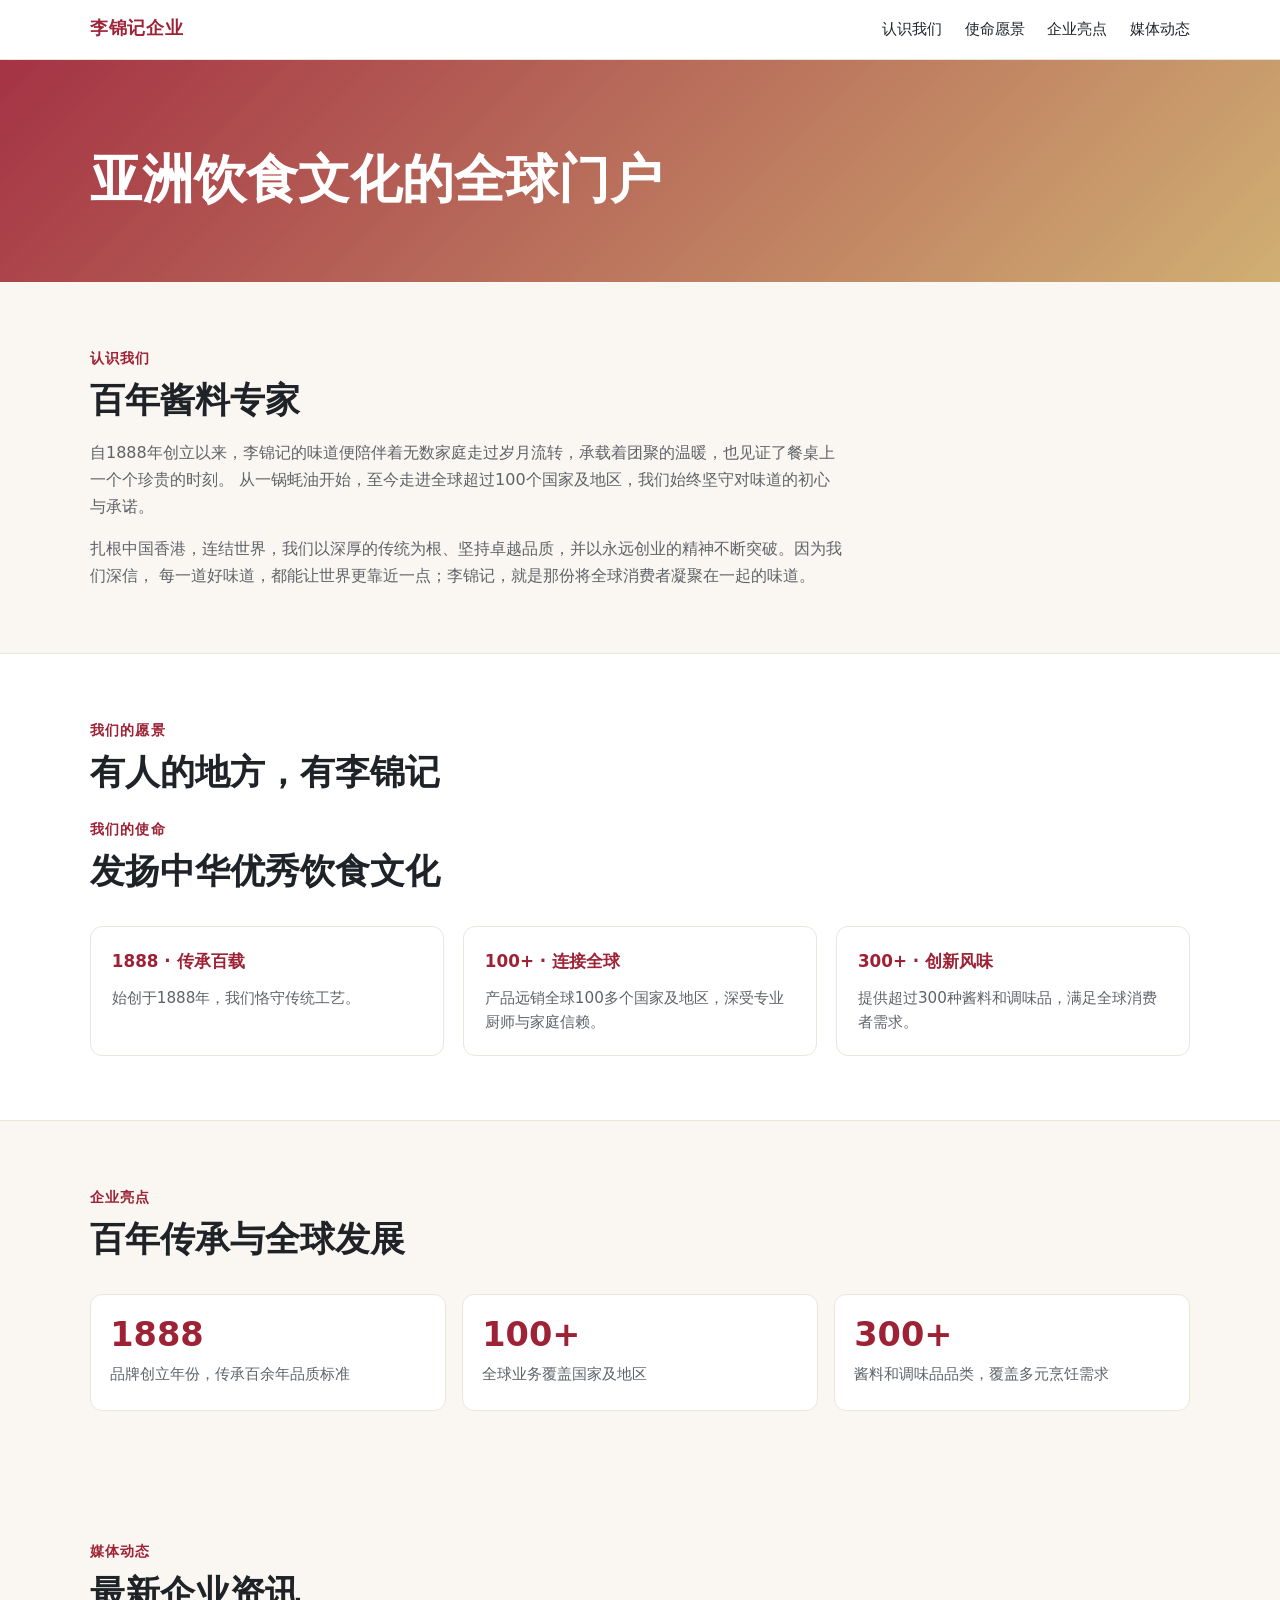
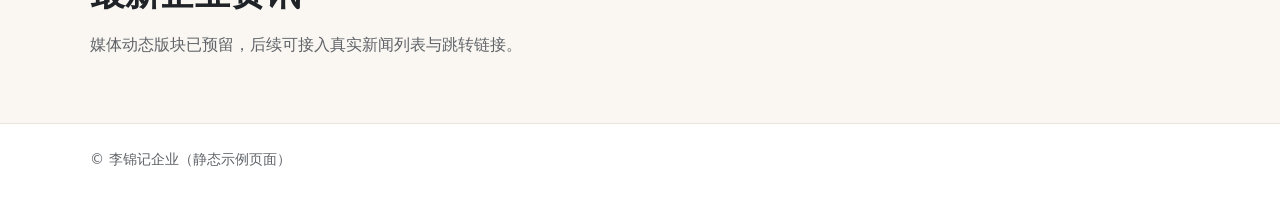
<file: index.html>
<!doctype html>
<html lang="zh-CN">
<head>
  <meta charset="utf-8">
  <meta name="viewport" content="width=device-width, initial-scale=1">
  <title>百年酱料专家 | 李锦记企业</title>
  <meta name="description" content="李锦记企业官网中文主页静态 HTML 版本">
  <style>
    :root {
      --brand-red: #9d2235;
      --brand-gold: #c9a25d;
      --text: #1f2328;
      --muted: #5f6368;
      --bg: #faf7f2;
      --card: #ffffff;
      --line: #ebe6dc;
    }

    * {
      box-sizing: border-box;
    }

    body {
      margin: 0;
      font-family: "PingFang SC", "Microsoft YaHei", "Noto Sans SC", system-ui, -apple-system, sans-serif;
      color: var(--text);
      background: var(--bg);
      line-height: 1.7;
    }

    .container {
      width: min(1100px, calc(100% - 2rem));
      margin: 0 auto;
    }

    header {
      position: sticky;
      top: 0;
      z-index: 20;
      background: rgba(255, 255, 255, 0.96);
      backdrop-filter: blur(8px);
      border-bottom: 1px solid var(--line);
    }

    .header-inner {
      display: flex;
      justify-content: space-between;
      align-items: center;
      padding: 0.9rem 0;
    }

    .logo {
      font-weight: 800;
      color: var(--brand-red);
      font-size: 1.1rem;
      letter-spacing: 0.04em;
    }

    nav a {
      text-decoration: none;
      color: var(--text);
      font-size: 0.95rem;
      margin-left: 1.1rem;
    }

    .hero {
      background:
        linear-gradient(135deg, rgba(157, 34, 53, 0.92), rgba(201, 162, 93, 0.85)),
        radial-gradient(circle at top left, rgba(255, 255, 255, 0.2), transparent 60%);
      color: #fff;
      padding: 5.5rem 0 4.5rem;
    }

    .hero h1 {
      margin: 0;
      font-size: clamp(1.8rem, 5.2vw, 3.25rem);
      line-height: 1.2;
      max-width: 16ch;
    }

    section {
      padding: 4rem 0;
    }

    .eyebrow {
      margin: 0;
      color: var(--brand-red);
      font-weight: 700;
      font-size: 0.9rem;
      letter-spacing: 0.08em;
      text-transform: uppercase;
    }

    h2 {
      margin: 0.4rem 0 1rem;
      font-size: clamp(1.4rem, 3.2vw, 2.2rem);
      line-height: 1.3;
    }

    .lead {
      color: var(--muted);
      margin: 0;
      max-width: 74ch;
    }

    .mission {
      background: #fff;
      border-top: 1px solid var(--line);
      border-bottom: 1px solid var(--line);
    }

    .mission-grid {
      display: grid;
      gap: 1.2rem;
      grid-template-columns: repeat(auto-fit, minmax(180px, 1fr));
      margin-top: 2rem;
    }

    .mission-grid article {
      background: var(--card);
      border: 1px solid var(--line);
      border-radius: 12px;
      padding: 1.3rem;
    }

    .mission-grid h3 {
      margin: 0;
      color: var(--brand-red);
      font-size: 1.05rem;
    }

    .mission-grid p {
      margin: 0.6rem 0 0;
      color: var(--muted);
      font-size: 0.95rem;
      line-height: 1.6;
    }

    .stats {
      display: grid;
      gap: 1rem;
      grid-template-columns: repeat(auto-fit, minmax(220px, 1fr));
      margin-top: 2rem;
    }

    .stat {
      background: #fff;
      border: 1px solid var(--line);
      border-radius: 12px;
      padding: 1.4rem 1.2rem;
    }

    .value {
      font-size: clamp(1.6rem, 3vw, 2.1rem);
      font-weight: 800;
      color: var(--brand-red);
      line-height: 1.1;
      margin: 0;
    }

    .label {
      margin: 0.45rem 0 0;
      color: var(--muted);
      font-size: 0.96rem;
    }

    footer {
      border-top: 1px solid var(--line);
      padding: 1.5rem 0 2.5rem;
      color: var(--muted);
      font-size: 0.88rem;
      background: #fff;
    }
  </style>
</head>
<body>
  <header>
    <div class="container header-inner">
      <div class="logo">李锦记企业</div>
      <nav aria-label="主导航">
        <a href="#about">认识我们</a>
        <a href="#mission">使命愿景</a>
        <a href="#highlights">企业亮点</a>
        <a href="#news">媒体动态</a>
      </nav>
    </div>
  </header>

  <main>
    <section class="hero">
      <div class="container">
        <h1>亚洲饮食文化的全球门户</h1>
      </div>
    </section>

    <section id="about">
      <div class="container">
        <p class="eyebrow">认识我们</p>
        <h2>百年酱料专家</h2>
        <p class="lead">
          自1888年创立以来，李锦记的味道便陪伴着无数家庭走过岁月流转，承载着团聚的温暖，也见证了餐桌上一个个珍贵的时刻。
          从一锅蚝油开始，至今走进全球超过100个国家及地区，我们始终坚守对味道的初心与承诺。
        </p>
        <p class="lead" style="margin-top: 0.9rem;">
          扎根中国香港，连结世界，我们以深厚的传统为根、坚持卓越品质，并以永远创业的精神不断突破。因为我们深信，
          每一道好味道，都能让世界更靠近一点；李锦记，就是那份将全球消费者凝聚在一起的味道。
        </p>
      </div>
    </section>

    <section id="mission" class="mission">
      <div class="container">
        <p class="eyebrow">我们的愿景</p>
        <h2>有人的地方，有李锦记</h2>
        <p class="eyebrow" style="margin-top: 1.4rem;">我们的使命</p>
        <h2>发扬中华优秀饮食文化</h2>

        <div class="mission-grid">
          <article>
            <h3>1888 · 传承百载</h3>
            <p>始创于1888年，我们恪守传统工艺。</p>
          </article>
          <article>
            <h3>100+ · 连接全球</h3>
            <p>产品远销全球100多个国家及地区，深受专业厨师与家庭信赖。</p>
          </article>
          <article>
            <h3>300+ · 创新风味</h3>
            <p>提供超过300种酱料和调味品，满足全球消费者需求。</p>
          </article>
        </div>
      </div>
    </section>

    <section id="highlights">
      <div class="container">
        <p class="eyebrow">企业亮点</p>
        <h2>百年传承与全球发展</h2>
        <div class="stats">
          <article class="stat">
            <p class="value">1888</p>
            <p class="label">品牌创立年份，传承百余年品质标准</p>
          </article>
          <article class="stat">
            <p class="value">100+</p>
            <p class="label">全球业务覆盖国家及地区</p>
          </article>
          <article class="stat">
            <p class="value">300+</p>
            <p class="label">酱料和调味品品类，覆盖多元烹饪需求</p>
          </article>
        </div>
      </div>
    </section>

    <section id="news">
      <div class="container">
        <p class="eyebrow">媒体动态</p>
        <h2>最新企业资讯</h2>
        <p class="lead">媒体动态版块已预留，后续可接入真实新闻列表与跳转链接。</p>
      </div>
    </section>
  </main>

  <footer>
    <div class="container">© 李锦记企业（静态示例页面）</div>
  </footer>
</body>
</html>
</file>
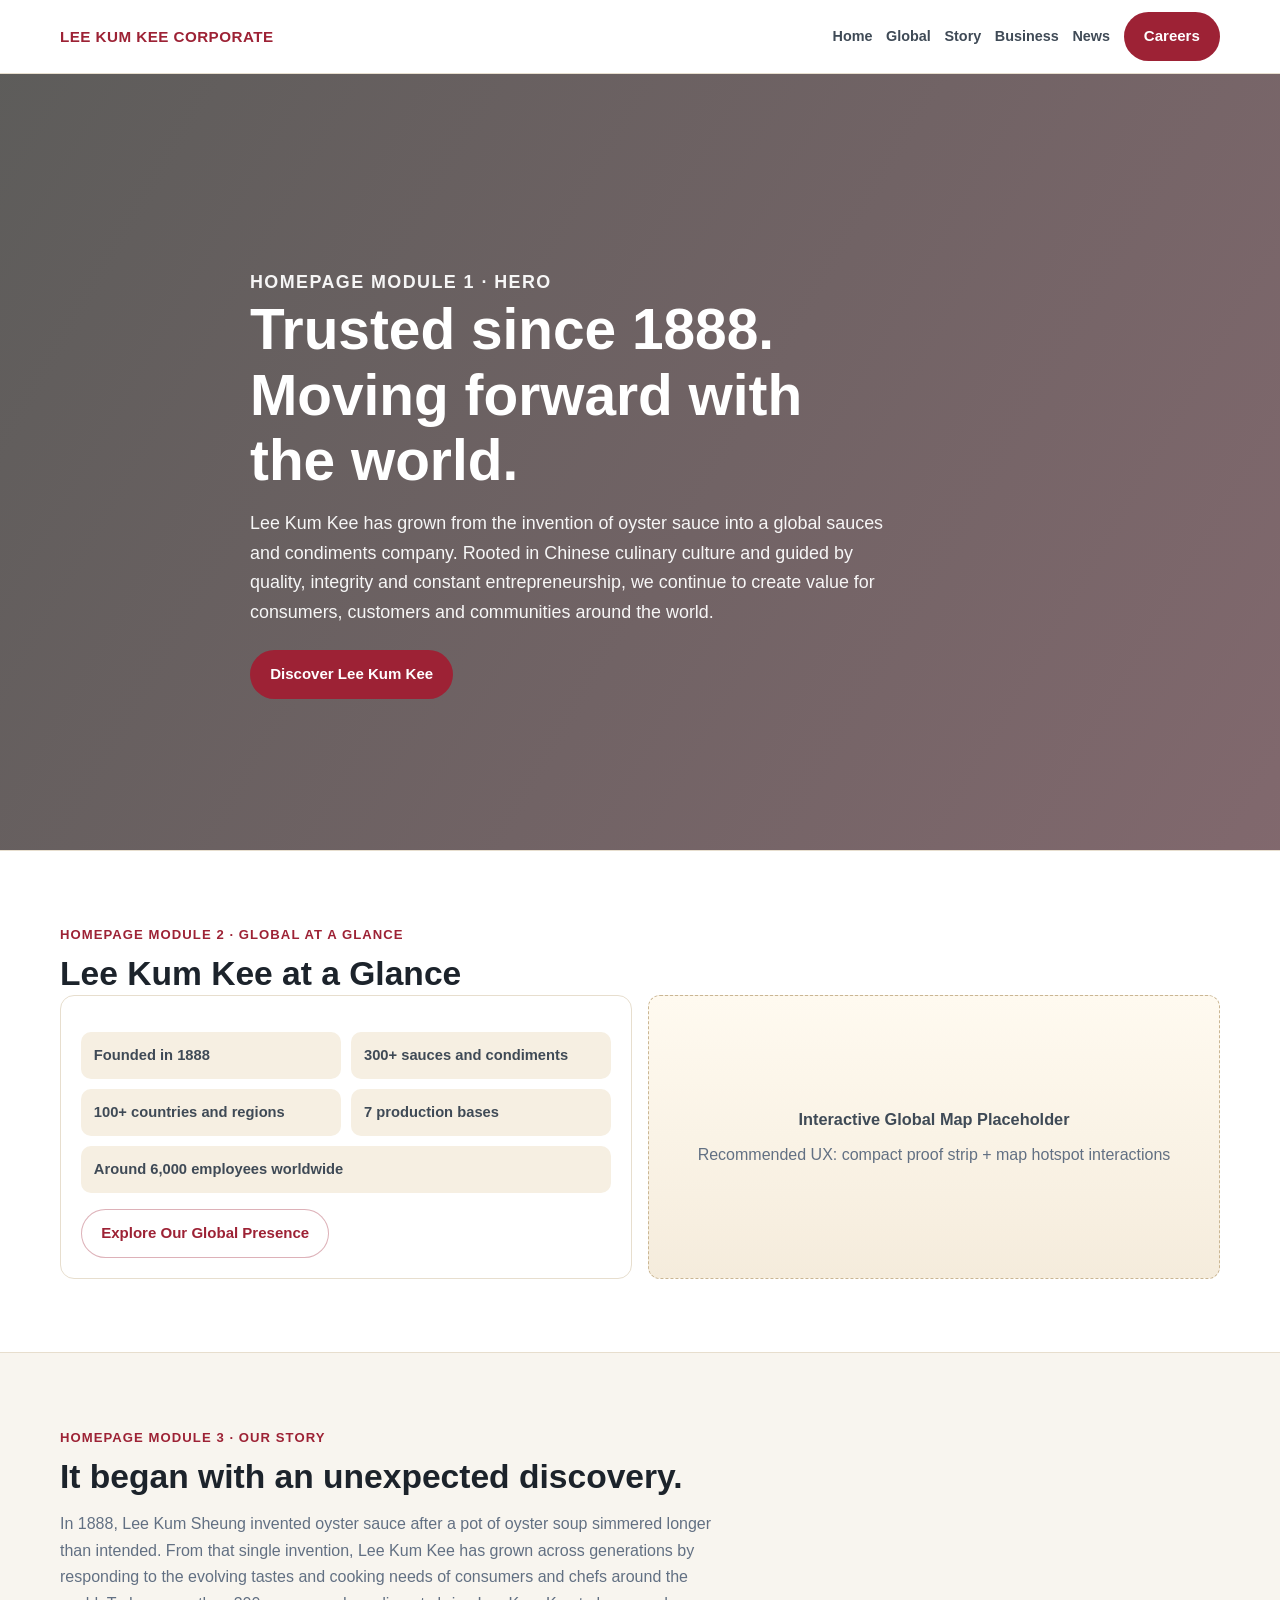
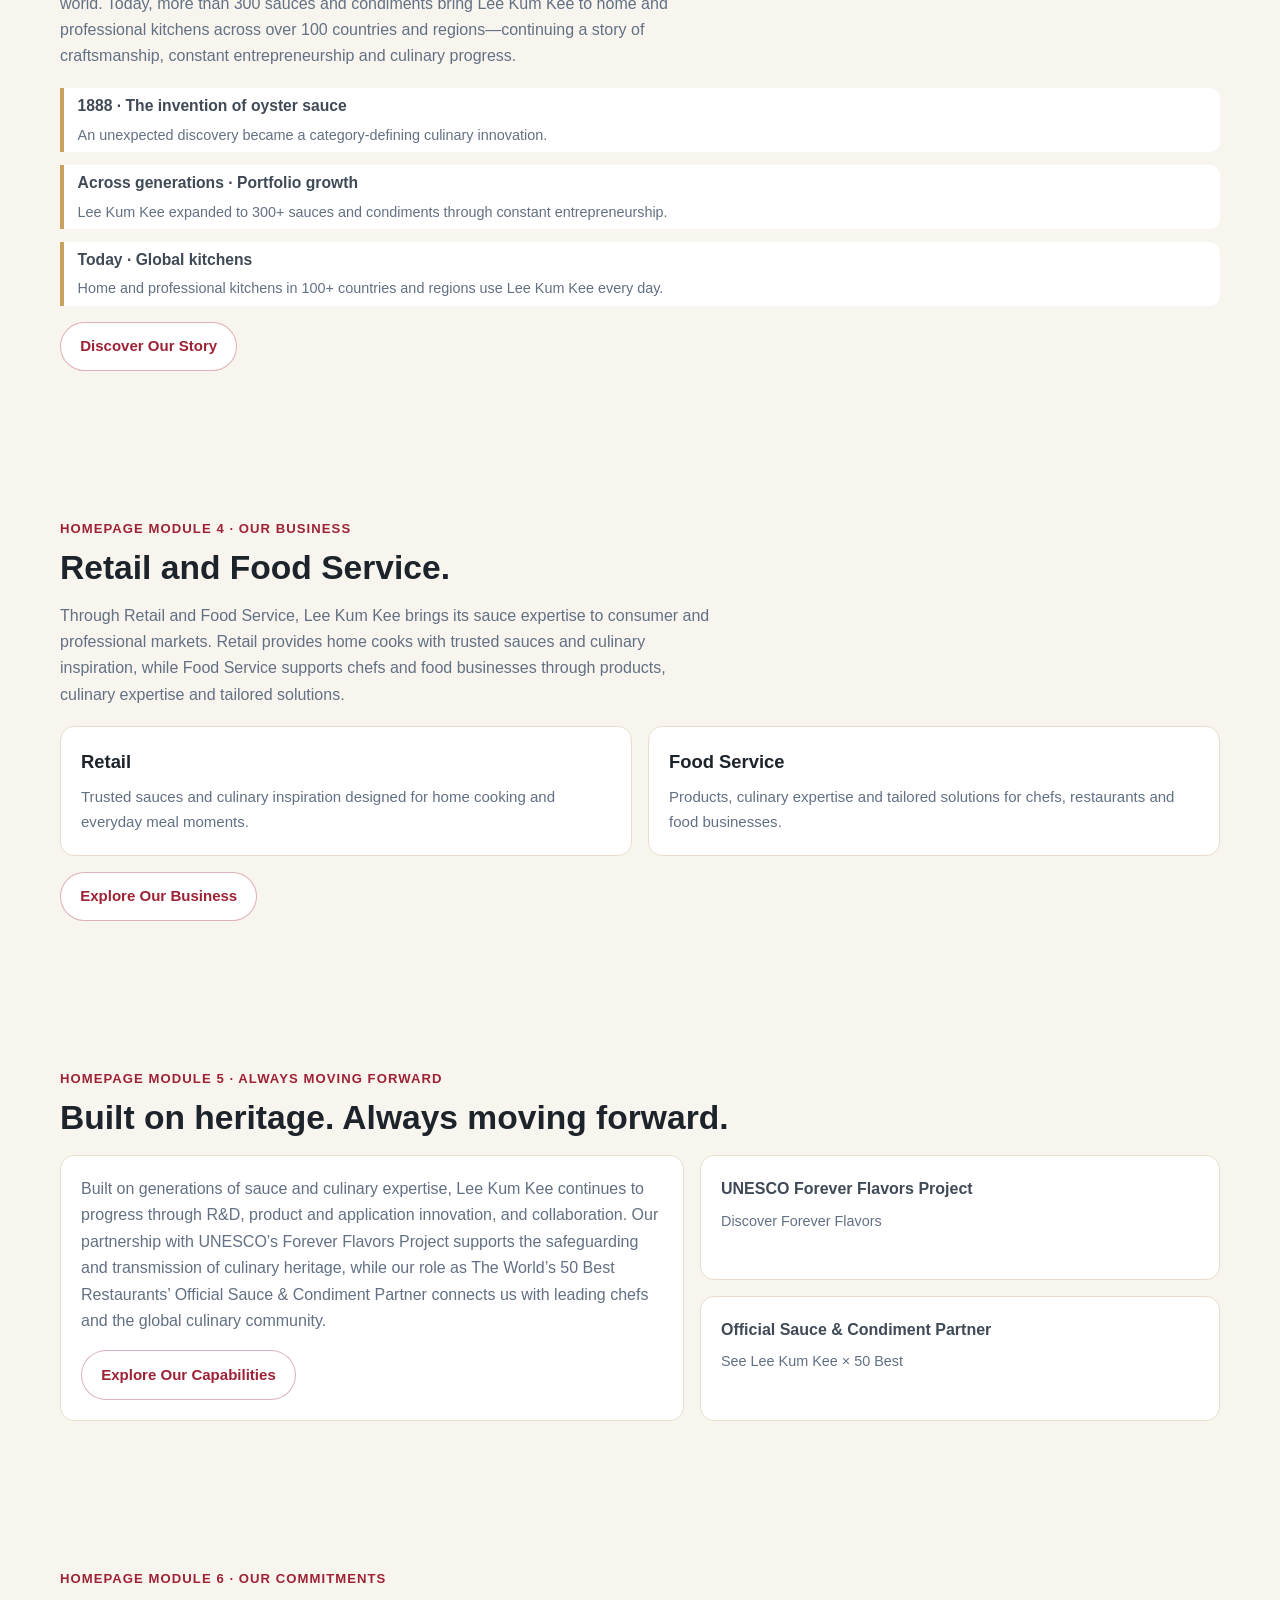
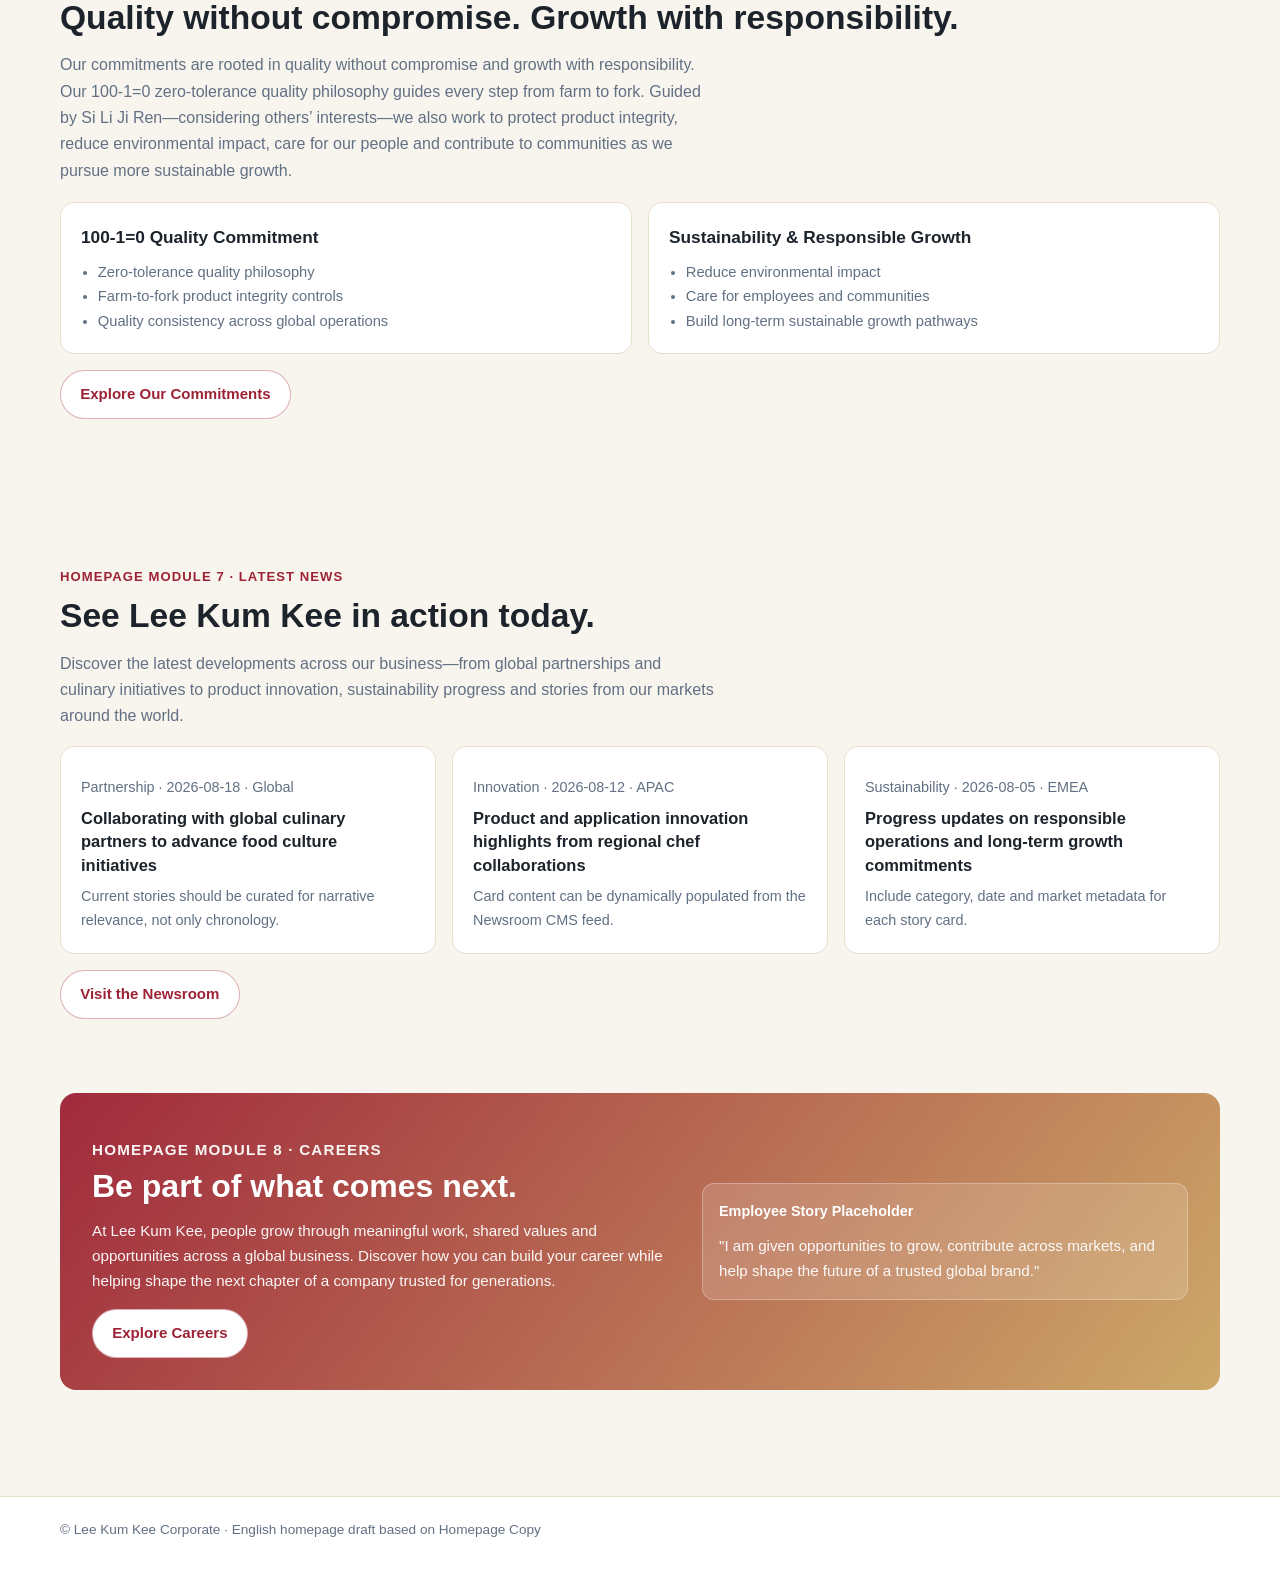
<file: index-en.html>
<!doctype html>
<html lang="en">
<head>
  <meta charset="utf-8">
  <meta name="viewport" content="width=device-width, initial-scale=1">
  <title>Lee Kum Kee Corporate | Homepage Copy Draft</title>
  <meta name="description" content="English homepage draft aligned to Homepage Copy modules and recommended visual UX structure.">
  <style>
    :root {
      --brand-red: #9d2235;
      --brand-red-dark: #7b1b2a;
      --brand-gold: #c9a25d;
      --ink-900: #1c232b;
      --ink-700: #3f4a56;
      --ink-500: #627083;
      --bg-100: #f8f5ef;
      --surface: #ffffff;
      --line: #e7dece;
      --chip: #f6efe2;
    }

    * { box-sizing: border-box; }
    html { scroll-behavior: smooth; }
    body {
      margin: 0;
      font-family: Inter, "Segoe UI", Arial, sans-serif;
      color: var(--ink-900);
      background: var(--bg-100);
      line-height: 1.65;
    }

    .container {
      width: min(1160px, calc(100% - 2rem));
      margin: 0 auto;
    }

    .btn {
      display: inline-flex;
      align-items: center;
      justify-content: center;
      border-radius: 999px;
      padding: 0.7rem 1.2rem;
      text-decoration: none;
      font-size: 0.94rem;
      font-weight: 700;
      transition: 0.2s ease;
      border: 1px solid transparent;
    }
    .btn-primary { background: var(--brand-red); color: #fff; }
    .btn-primary:hover { background: var(--brand-red-dark); }
    .btn-secondary { background: #fff; color: var(--brand-red); border-color: rgba(157, 34, 53, 0.35); }
    .btn-secondary:hover { border-color: var(--brand-red); }

    header {
      position: sticky;
      top: 0;
      z-index: 20;
      border-bottom: 1px solid var(--line);
      background: rgba(255, 255, 255, 0.95);
      backdrop-filter: blur(8px);
    }
    .header-inner {
      display: flex;
      align-items: center;
      justify-content: space-between;
      gap: 1rem;
      padding: 0.75rem 0;
    }
    .logo {
      font-weight: 900;
      letter-spacing: 0.03em;
      color: var(--brand-red);
      font-size: 0.95rem;
      white-space: nowrap;
    }
    nav {
      display: flex;
      gap: 0.85rem;
      flex-wrap: wrap;
      justify-content: flex-end;
      align-items: center;
    }
    nav a {
      text-decoration: none;
      color: var(--ink-700);
      font-weight: 600;
      font-size: 0.9rem;
    }

    section { padding: clamp(2.8rem, 5.8vw, 4.6rem) 0; }
    .section-label {
      margin: 0;
      color: var(--brand-red);
      font-size: 0.82rem;
      letter-spacing: 0.08em;
      text-transform: uppercase;
      font-weight: 800;
    }
    h2 {
      margin: 0.45rem 0 0;
      line-height: 1.25;
      font-size: clamp(1.45rem, 3.1vw, 2.1rem);
    }
    .lead {
      margin: 0.85rem 0 0;
      color: var(--ink-500);
      max-width: 74ch;
    }
    .card {
      background: var(--surface);
      border: 1px solid var(--line);
      border-radius: 14px;
      padding: 1.25rem;
    }

    .hero {
      color: #fff;
      position: relative;
      overflow: hidden;
      background:
        linear-gradient(120deg, rgba(20, 20, 20, 0.68), rgba(56, 18, 30, 0.62)),
        url("https://images.unsplash.com/photo-1504754524776-8f4f37790ca0?auto=format&fit=crop&w=1700&q=80") center/cover no-repeat;
    }
    .hero-content {
      position: relative;
      z-index: 1;
      max-width: 780px;
      padding: clamp(4rem, 9vw, 6.5rem) 0 clamp(3.2rem, 6.5vw, 4.8rem);
    }
    .eyebrow {
      margin: 0 0 0.75rem;
      color: #f6e2b7;
      letter-spacing: 0.08em;
      text-transform: uppercase;
      font-size: 0.8rem;
      font-weight: 800;
    }
    h1 {
      margin: 0;
      line-height: 1.15;
      font-size: clamp(2rem, 5.2vw, 3.55rem);
      max-width: 18ch;
    }
    .hero p {
      margin: 1rem 0 0;
      font-size: clamp(1rem, 2.1vw, 1.12rem);
      color: rgba(255, 255, 255, 0.94);
      max-width: 66ch;
    }
    .hero-cta {
      margin-top: 1.4rem;
      display: flex;
      gap: 0.7rem;
      flex-wrap: wrap;
    }

    .glance {
      background: #fff;
      border-top: 1px solid var(--line);
      border-bottom: 1px solid var(--line);
    }
    .glance-layout {
      display: grid;
      grid-template-columns: 1fr 1fr;
      gap: 1rem;
      align-items: stretch;
    }
    .facts-grid {
      list-style: none;
      padding: 0;
      margin: 1rem 0 0;
      display: grid;
      gap: 0.65rem;
      grid-template-columns: 1fr 1fr;
    }
    .facts-grid li {
      background: var(--chip);
      border-radius: 10px;
      padding: 0.7rem 0.8rem;
      font-size: 0.92rem;
      color: var(--ink-700);
      font-weight: 600;
    }
    .map-placeholder {
      border: 1px dashed #cab693;
      background: linear-gradient(180deg, #fffaf0, #f5ecdc);
      border-radius: 12px;
      padding: 1rem;
      min-height: 250px;
      display: flex;
      flex-direction: column;
      justify-content: center;
      align-items: center;
      color: var(--ink-500);
      text-align: center;
      gap: 0.55rem;
    }
    .map-placeholder strong {
      color: var(--ink-700);
      font-size: 1.02rem;
    }

    .story-timeline {
      margin-top: 1.15rem;
      display: grid;
      gap: 0.8rem;
    }
    .timeline-item {
      border-left: 4px solid var(--brand-gold);
      padding: 0.3rem 0 0.3rem 0.85rem;
      background: #fff;
      border-radius: 0 10px 10px 0;
    }
    .timeline-item h3 {
      margin: 0;
      font-size: 0.98rem;
      color: var(--ink-700);
    }
    .timeline-item p {
      margin: 0.3rem 0 0;
      color: var(--ink-500);
      font-size: 0.9rem;
    }

    .business-panels {
      display: grid;
      grid-template-columns: 1fr 1fr;
      gap: 1rem;
      margin-top: 1.1rem;
    }
    .business-panels h3 { margin: 0; font-size: 1.15rem; }
    .business-panels p { margin: 0.5rem 0 0; color: var(--ink-500); font-size: 0.94rem; }
    .module-cta { margin-top: 1rem; }

    .forward-grid {
      margin-top: 1rem;
      display: grid;
      grid-template-columns: 1.2fr 1fr;
      gap: 1rem;
    }
    .proof-cards {
      display: grid;
      gap: 1rem;
    }
    .proof-cards h4 {
      margin: 0;
      font-size: 1rem;
      color: var(--ink-700);
    }
    .proof-cards p {
      margin: 0.45rem 0 0;
      color: var(--ink-500);
      font-size: 0.9rem;
    }

    .commitments-grid {
      display: grid;
      grid-template-columns: 1fr 1fr;
      gap: 1rem;
      margin-top: 1.1rem;
    }
    .commitments-grid h3 { margin: 0; font-size: 1.08rem; }
    .commitments-grid ul {
      margin: 0.55rem 0 0;
      padding-left: 1.05rem;
      color: var(--ink-500);
      font-size: 0.92rem;
    }

    .news-grid {
      display: grid;
      grid-template-columns: repeat(3, minmax(0, 1fr));
      gap: 1rem;
      margin-top: 1rem;
    }
    .news-meta {
      margin: 0;
      color: var(--ink-500);
      font-size: 0.82rem;
    }
    .news-grid h3 {
      margin: 0.5rem 0 0;
      font-size: 1.03rem;
      line-height: 1.4;
    }
    .news-grid p {
      margin: 0.55rem 0 0;
      color: var(--ink-500);
      font-size: 0.9rem;
    }

    .careers {
      padding-top: 0;
    }
    .careers-wrap {
      background: linear-gradient(128deg, rgba(157, 34, 53, 0.96), rgba(201, 162, 93, 0.92));
      border-radius: 16px;
      color: #fff;
      padding: clamp(1.2rem, 3.8vw, 2rem);
      display: grid;
      grid-template-columns: 1.1fr 0.9fr;
      gap: 1rem;
      align-items: center;
    }
    .careers-wrap h2 {
      margin-top: 0.25rem;
      font-size: clamp(1.35rem, 3vw, 2rem);
    }
    .careers-wrap p {
      margin: 0.75rem 0 0;
      font-size: 0.95rem;
      opacity: 0.95;
    }
    .quote-box {
      background: rgba(255, 255, 255, 0.15);
      border: 1px solid rgba(255, 255, 255, 0.28);
      border-radius: 12px;
      padding: 1rem;
      font-size: 0.9rem;
    }

    footer {
      margin-top: 2rem;
      border-top: 1px solid var(--line);
      background: #fff;
      color: var(--ink-500);
      font-size: 0.85rem;
      padding: 1.4rem 0 2.3rem;
    }

    @media (max-width: 980px) {
      .glance-layout,
      .forward-grid,
      .news-grid,
      .business-panels,
      .commitments-grid,
      .careers-wrap {
        grid-template-columns: 1fr;
      }
      .facts-grid { grid-template-columns: 1fr; }
    }
  </style>
</head>
<body>
  <header>
    <div class="container header-inner">
      <div class="logo">LEE KUM KEE CORPORATE</div>
      <nav aria-label="Primary navigation">
        <a href="#hero">Home</a>
        <a href="#glance">Global</a>
        <a href="#story">Story</a>
        <a href="#business">Business</a>
        <a href="#news">News</a>
        <a class="btn btn-primary" href="#careers">Careers</a>
      </nav>
    </div>
  </header>

  <main>
    <section class="hero" id="hero">
      <div class="container hero-content">
        <p class="eyebrow">Homepage Module 1 · Hero</p>
        <h1>Trusted since 1888. Moving forward with the world.</h1>
        <p>
          Lee Kum Kee has grown from the invention of oyster sauce into a global sauces and condiments company.
          Rooted in Chinese culinary culture and guided by quality, integrity and constant entrepreneurship, we continue
          to create value for consumers, customers and communities around the world.
        </p>
        <div class="hero-cta">
          <a class="btn btn-primary" href="#story">Discover Lee Kum Kee</a>
        </div>
      </div>
    </section>

    <section class="glance" id="glance">
      <div class="container">
        <p class="section-label">Homepage Module 2 · Global at a Glance</p>
        <h2>Lee Kum Kee at a Glance</h2>
        <div class="glance-layout">
          <article class="card">
            <ul class="facts-grid" aria-label="Global proof points">
              <li>Founded in 1888</li>
              <li>300+ sauces and condiments</li>
              <li>100+ countries and regions</li>
              <li>7 production bases</li>
              <li style="grid-column: 1 / -1;">Around 6,000 employees worldwide</li>
            </ul>
            <div class="module-cta">
              <a class="btn btn-secondary" href="#business">Explore Our Global Presence</a>
            </div>
          </article>
          <aside class="map-placeholder" aria-label="Global map placeholder">
            <strong>Interactive Global Map Placeholder</strong>
            <span>Recommended UX: compact proof strip + map hotspot interactions</span>
          </aside>
        </div>
      </div>
    </section>

    <section id="story">
      <div class="container">
        <p class="section-label">Homepage Module 3 · Our Story</p>
        <h2>It began with an unexpected discovery.</h2>
        <p class="lead">
          In 1888, Lee Kum Sheung invented oyster sauce after a pot of oyster soup simmered longer than intended.
          From that single invention, Lee Kum Kee has grown across generations by responding to the evolving tastes and cooking
          needs of consumers and chefs around the world. Today, more than 300 sauces and condiments bring Lee Kum Kee to home
          and professional kitchens across over 100 countries and regions—continuing a story of craftsmanship, constant entrepreneurship
          and culinary progress.
        </p>
        <div class="story-timeline">
          <article class="timeline-item">
            <h3>1888 · The invention of oyster sauce</h3>
            <p>An unexpected discovery became a category-defining culinary innovation.</p>
          </article>
          <article class="timeline-item">
            <h3>Across generations · Portfolio growth</h3>
            <p>Lee Kum Kee expanded to 300+ sauces and condiments through constant entrepreneurship.</p>
          </article>
          <article class="timeline-item">
            <h3>Today · Global kitchens</h3>
            <p>Home and professional kitchens in 100+ countries and regions use Lee Kum Kee every day.</p>
          </article>
        </div>
        <div class="module-cta">
          <a class="btn btn-secondary" href="#business">Discover Our Story</a>
        </div>
      </div>
    </section>

    <section id="business">
      <div class="container">
        <p class="section-label">Homepage Module 4 · Our Business</p>
        <h2>Retail and Food Service.</h2>
        <p class="lead">
          Through Retail and Food Service, Lee Kum Kee brings its sauce expertise to consumer and professional markets.
          Retail provides home cooks with trusted sauces and culinary inspiration, while Food Service supports chefs and food businesses
          through products, culinary expertise and tailored solutions.
        </p>
        <div class="business-panels">
          <article class="card">
            <h3>Retail</h3>
            <p>Trusted sauces and culinary inspiration designed for home cooking and everyday meal moments.</p>
          </article>
          <article class="card">
            <h3>Food Service</h3>
            <p>Products, culinary expertise and tailored solutions for chefs, restaurants and food businesses.</p>
          </article>
        </div>
        <div class="module-cta">
          <a class="btn btn-secondary" href="#forward">Explore Our Business</a>
        </div>
      </div>
    </section>

    <section id="forward">
      <div class="container">
        <p class="section-label">Homepage Module 5 · Always Moving Forward</p>
        <h2>Built on heritage. Always moving forward.</h2>
        <div class="forward-grid">
          <article class="card">
            <p class="lead" style="margin-top: 0;">
              Built on generations of sauce and culinary expertise, Lee Kum Kee continues to progress through R&amp;D,
              product and application innovation, and collaboration. Our partnership with UNESCO’s Forever Flavors Project supports
              the safeguarding and transmission of culinary heritage, while our role as The World’s 50 Best Restaurants’ Official Sauce
              &amp; Condiment Partner connects us with leading chefs and the global culinary community.
            </p>
            <div class="module-cta">
              <a class="btn btn-secondary" href="#commitments">Explore Our Capabilities</a>
            </div>
          </article>
          <aside class="proof-cards">
            <article class="card">
              <h4>UNESCO Forever Flavors Project</h4>
              <p>Discover Forever Flavors</p>
            </article>
            <article class="card">
              <h4>Official Sauce &amp; Condiment Partner</h4>
              <p>See Lee Kum Kee × 50 Best</p>
            </article>
          </aside>
        </div>
      </div>
    </section>

    <section id="commitments">
      <div class="container">
        <p class="section-label">Homepage Module 6 · Our Commitments</p>
        <h2>Quality without compromise. Growth with responsibility.</h2>
        <p class="lead">
          Our commitments are rooted in quality without compromise and growth with responsibility. Our 100-1=0 zero-tolerance quality
          philosophy guides every step from farm to fork. Guided by Si Li Ji Ren—considering others’ interests—we also work to protect
          product integrity, reduce environmental impact, care for our people and contribute to communities as we pursue more sustainable growth.
        </p>
        <div class="commitments-grid">
          <article class="card">
            <h3>100-1=0 Quality Commitment</h3>
            <ul>
              <li>Zero-tolerance quality philosophy</li>
              <li>Farm-to-fork product integrity controls</li>
              <li>Quality consistency across global operations</li>
            </ul>
          </article>
          <article class="card">
            <h3>Sustainability &amp; Responsible Growth</h3>
            <ul>
              <li>Reduce environmental impact</li>
              <li>Care for employees and communities</li>
              <li>Build long-term sustainable growth pathways</li>
            </ul>
          </article>
        </div>
        <div class="module-cta">
          <a class="btn btn-secondary" href="#news">Explore Our Commitments</a>
        </div>
      </div>
    </section>

    <section id="news">
      <div class="container">
        <p class="section-label">Homepage Module 7 · Latest News</p>
        <h2>See Lee Kum Kee in action today.</h2>
        <p class="lead">
          Discover the latest developments across our business—from global partnerships and culinary initiatives to product innovation,
          sustainability progress and stories from our markets around the world.
        </p>
        <div class="news-grid">
          <article class="card">
            <p class="news-meta">Partnership · 2026-08-18 · Global</p>
            <h3>Collaborating with global culinary partners to advance food culture initiatives</h3>
            <p>Current stories should be curated for narrative relevance, not only chronology.</p>
          </article>
          <article class="card">
            <p class="news-meta">Innovation · 2026-08-12 · APAC</p>
            <h3>Product and application innovation highlights from regional chef collaborations</h3>
            <p>Card content can be dynamically populated from the Newsroom CMS feed.</p>
          </article>
          <article class="card">
            <p class="news-meta">Sustainability · 2026-08-05 · EMEA</p>
            <h3>Progress updates on responsible operations and long-term growth commitments</h3>
            <p>Include category, date and market metadata for each story card.</p>
          </article>
        </div>
        <div class="module-cta">
          <a class="btn btn-secondary" href="#careers">Visit the Newsroom</a>
        </div>
      </div>
    </section>

    <section class="careers" id="careers">
      <div class="container">
        <div class="careers-wrap">
          <article>
            <p class="section-label" style="color: #fff;">Homepage Module 8 · Careers</p>
            <h2>Be part of what comes next.</h2>
            <p>
              At Lee Kum Kee, people grow through meaningful work, shared values and opportunities across a global business.
              Discover how you can build your career while helping shape the next chapter of a company trusted for generations.
            </p>
            <div class="module-cta">
              <a class="btn btn-secondary" href="mailto:careers@example.com" style="background:#fff;">Explore Careers</a>
            </div>
          </article>
          <aside class="quote-box">
            <strong>Employee Story Placeholder</strong>
            <p style="margin: 0.55rem 0 0;">
              "I am given opportunities to grow, contribute across markets, and help shape the future of a trusted global brand."
            </p>
          </aside>
        </div>
      </div>
    </section>
  </main>

  <footer>
    <div class="container">© Lee Kum Kee Corporate · English homepage draft based on Homepage Copy</div>
  </footer>
</body>
</html>
</file>
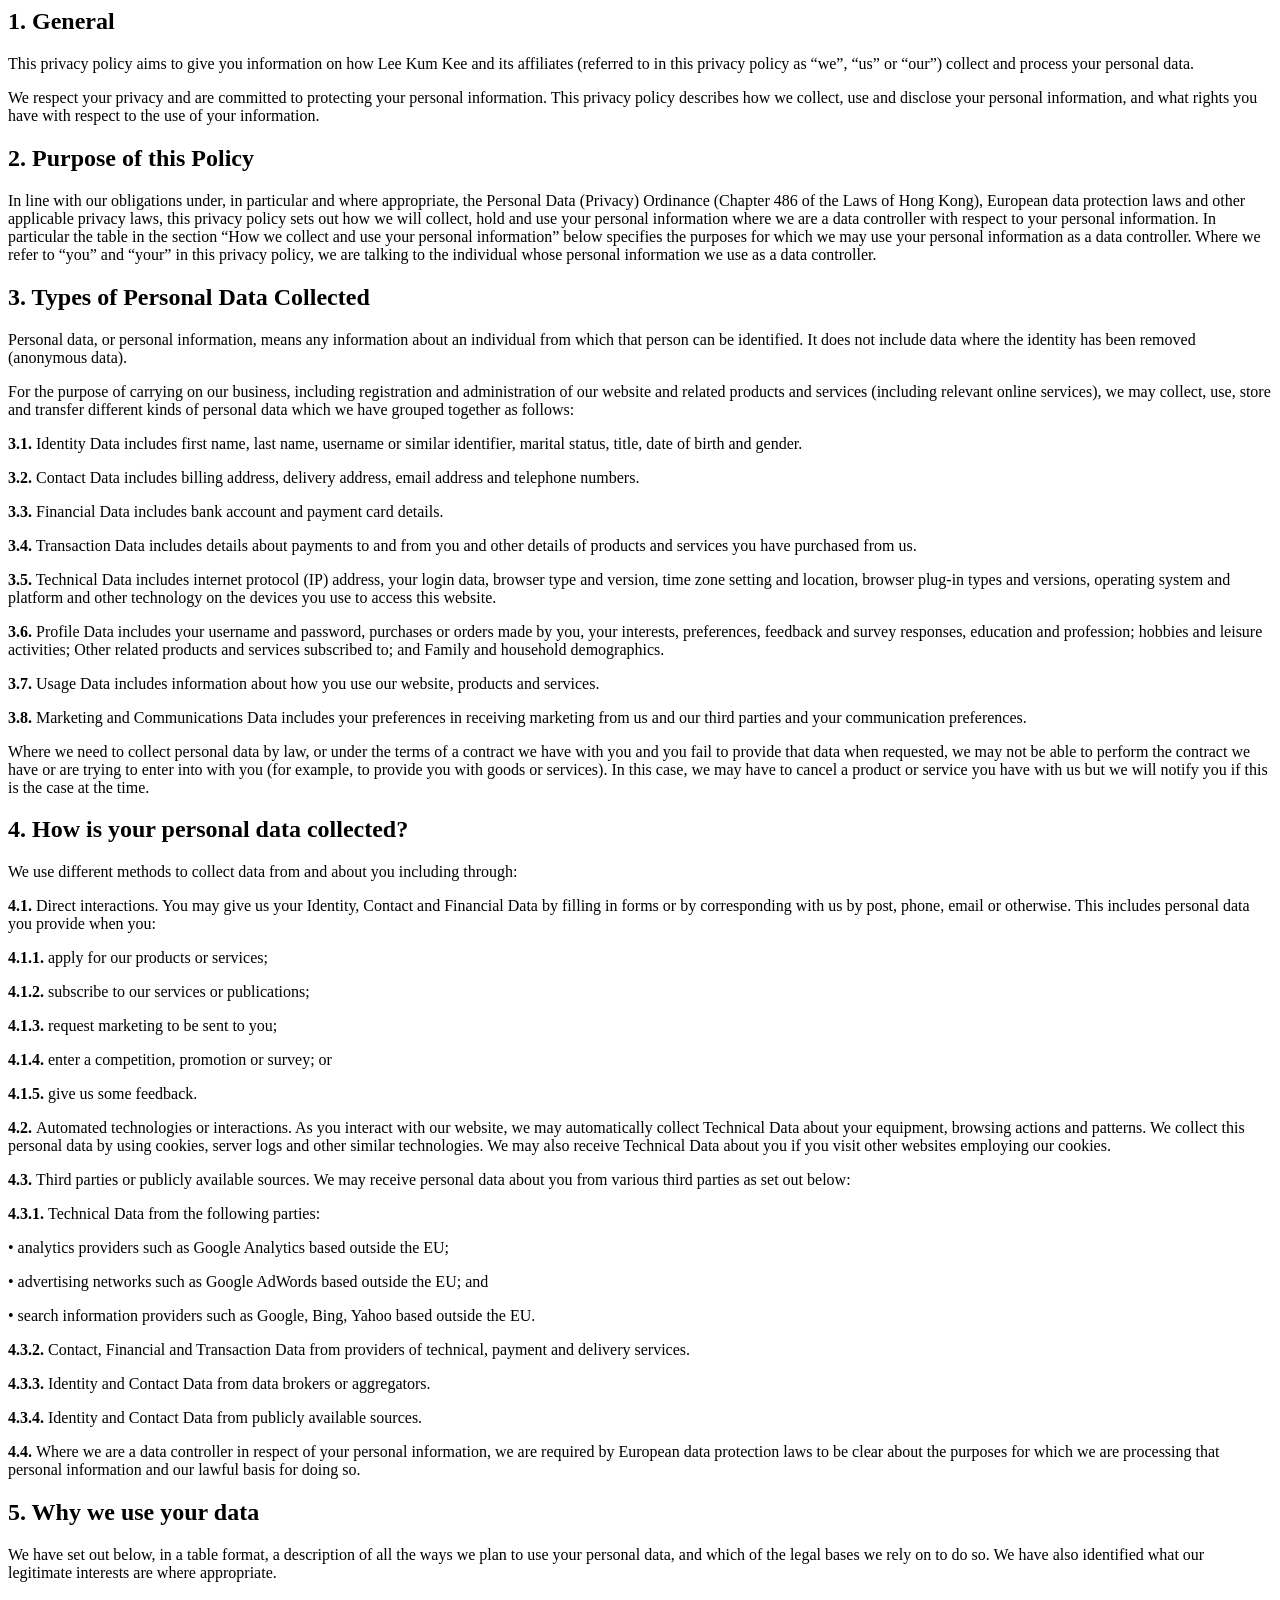
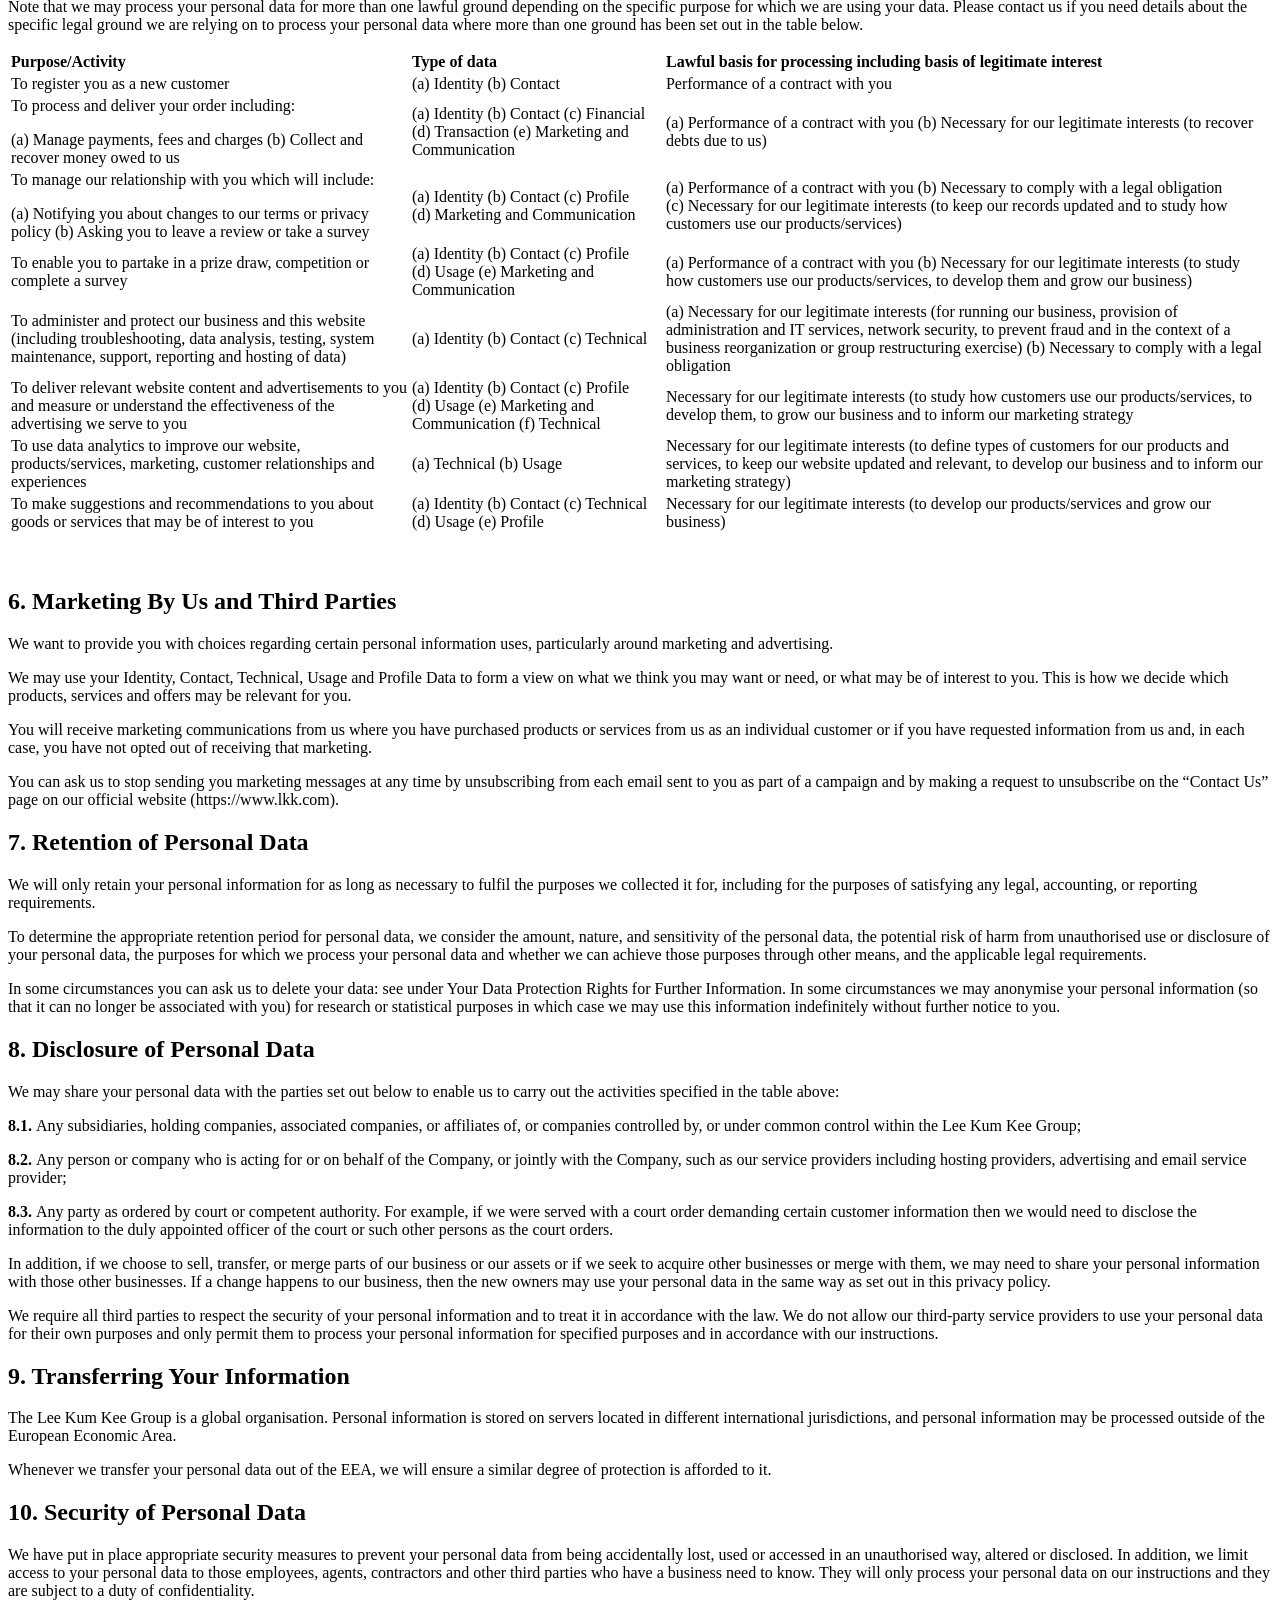
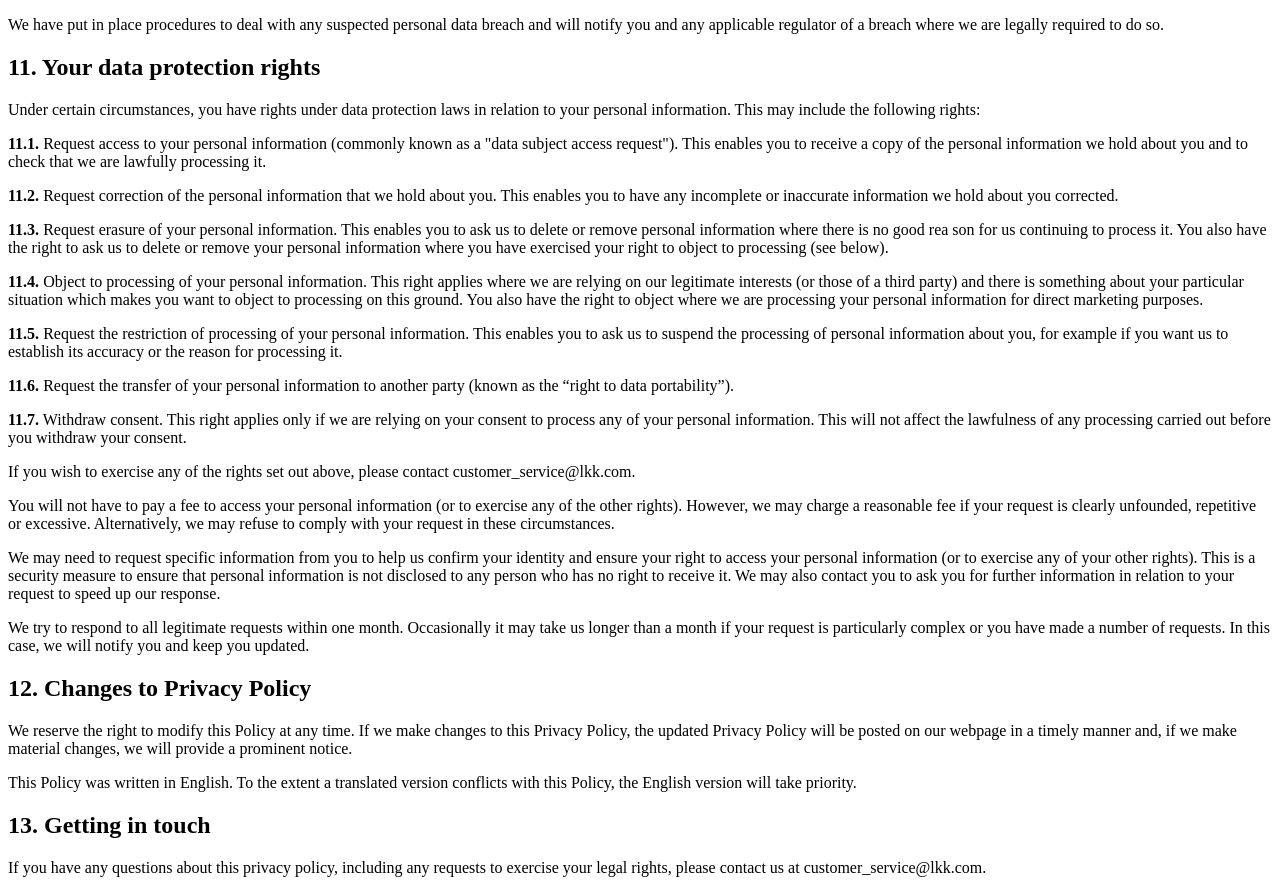
<file: privacy-policy-en-cleaned-6d94.html>
<html>
<h2>1. General</h2>

<p>This privacy policy aims to give you information on how Lee Kum Kee and its affiliates (referred to in this privacy policy as “we”, “us” or “our”) collect and process your personal data.</p>

<p>We respect your privacy and are committed to protecting your personal information. This privacy policy describes how we collect, use and disclose your personal information, and what rights you have with respect to the use of your information.</p>

<h2>2. Purpose of this Policy</h2>

<p>In line with our obligations under, in particular and where appropriate, the Personal Data (Privacy) Ordinance (Chapter 486 of the Laws of Hong Kong), European data protection laws and other applicable privacy laws, this privacy policy sets out how we will collect, hold and use your personal information where we are a data controller with respect to your personal information. In particular the table in the section “How we collect and use your personal information” below specifies the purposes for which we may use your personal information as a data controller. Where we refer to “you” and “your” in this privacy policy, we are talking to the individual whose personal information we use as a data controller.</p>

<h2>3. Types of Personal Data Collected</h2>

<p>Personal data, or personal information, means any information about an individual from which that person can be identified. It does not include data where the identity has been removed (anonymous data).</p>

<p>For the purpose of carrying on our business, including registration and administration of our website and related products and services (including relevant online services), we may collect, use, store and transfer different kinds of personal data which we have grouped together as follows:</p>

<p><strong>3.1.</strong> Identity Data includes first name, last name, username or similar identifier, marital status, title, date of birth and gender.</p>

<p><strong>3.2.</strong> Contact Data includes billing address, delivery address, email address and telephone numbers.</p>

<p><strong>3.3.</strong> Financial Data includes bank account and payment card details.</p>

<p><strong>3.4.</strong> Transaction Data includes details about payments to and from you and other details of products and services you have purchased from us.</p>

<p><strong>3.5.</strong> Technical Data includes internet protocol (IP) address, your login data, browser type and version, time zone setting and location, browser plug-in types and versions, operating system and platform and other technology on the devices you use to access this website.</p>

<p><strong>3.6. </strong>Profile Data includes your username and password, purchases or orders made by you, your interests, preferences, feedback and survey responses, education and profession; hobbies and leisure activities; Other related products and services subscribed to; and Family and household demographics.</p>

<p><strong>3.7. </strong>Usage Data includes information about how you use our website, products and services.</p>

<p><strong>3.8. </strong>Marketing and Communications Data includes your preferences in receiving marketing from us and our third parties and your communication preferences.</p>

<p>Where we need to collect personal data by law, or under the terms of a contract we have with you and you fail to provide that data when requested, we may not be able to perform the contract we have or are trying to enter into with you (for example, to provide you with goods or services). In this case, we may have to cancel a product or service you have with us but we will notify you if this is the case at the time.</p>

<h2>4. How is your personal data collected?</h2>

<p>We use different methods to collect data from and about you including through:</p>

<p><strong>4.1. </strong>Direct interactions. You may give us your Identity, Contact and Financial Data by filling in forms or by corresponding with us by post, phone, email or otherwise. This includes personal data you provide when you:</p>

<p><strong>4.1.1.</strong> apply for our products or services;</p>

<p><strong>4.1.2.</strong> subscribe to our services or publications;</p>

<p><strong>4.1.3.</strong> request marketing to be sent to you;</p>

<p><strong>4.1.4.</strong> enter a competition, promotion or survey; or</p>

<p><strong>4.1.5.</strong> give us some feedback.</p>

<p><strong>4.2. </strong>Automated technologies or interactions. As you interact with our website, we may automatically collect Technical Data about your equipment, browsing actions and patterns. We collect this personal data by using cookies, server logs and other similar technologies. We may also receive Technical Data about you if you visit other websites employing our cookies.</p>

<p><strong>4.3. </strong>Third parties or publicly available sources. We may receive personal data about you from various third parties as set out below:</p>

<p><strong>4.3.1. </strong>Technical Data from the following parties:</p>

<p>• analytics providers such as Google Analytics based outside the EU;</p>

<p>• advertising networks such as Google AdWords based outside the EU; and</p>

<p>• search information providers such as Google, Bing, Yahoo based outside the EU.</p>

<p><strong>4.3.2.</strong> Contact, Financial and Transaction Data from providers of technical, payment and delivery services.</p>

<p><strong>4.3.3.</strong> Identity and Contact Data from data brokers or aggregators.</p>

<p><strong>4.3.4. </strong>Identity and Contact Data from publicly available sources.</p>

<p><strong>4.4. </strong>Where we are a data controller in respect of your personal information, we are required by European data protection laws to be clear about the purposes for which we are processing that personal information and our lawful basis for doing so.</p>

<h2>5. Why we use your data</h2>

<p>We have set out below, in a table format, a description of all the ways we plan to use your personal data, and which of the legal bases we rely on to do so. We have also identified what our legitimate interests are where appropriate.</p>

<p>Note that we may process your personal data for more than one lawful ground depending on the specific purpose for which we are using your data. Please contact us if you need details about the specific legal ground we are relying on to process your personal data where more than one ground has been set out in the table below.</p>

<table>
 <tbody>
 <tr>
 <td>
 <p><strong>Purpose/Activity</strong></p>
</td>
 <td>
 <p><strong>Type of data </strong></p>
</td>
 <td>
 <p><strong>Lawful basis for processing including basis of legitimate interest</strong></p>
</td>
 </tr>
 <tr>
 <td>
 <p>To register you as a new customer</p>
</td>
 <td>
 <p>(a) Identity
 (b) Contact</p>
</td>
 <td>
 <p>Performance of a contract with you</p>
</td>
 </tr>
 <tr>
 <td>
 <p>To process and deliver your order including:</p>

 <p>(a) Manage payments, fees and charges
 (b) Collect and recover money owed to us</p>
</td>
 <td>
 <p>(a) Identity
 (b) Contact
 (c) Financial
 (d) Transaction
 (e) Marketing and Communication</p>
</td>
 <td>
 <p>(a) Performance of a contract with you
 (b) Necessary for our legitimate interests (to recover debts due to us)</p>
</td>
 </tr>
 <tr>
 <td>
 <p>To manage our relationship with you which will include:</p>

 <p>(a) Notifying you about changes to our terms or privacy policy
 (b) Asking you to leave a review or take a survey</p>
</td>
 <td>
 <p>(a) Identity
 (b) Contact
 (c) Profile
 (d) Marketing and Communication</p>
</td>
 <td>
 <p>(a) Performance of a contract with you
 (b) Necessary to comply with a legal obligation
 (c) Necessary for our legitimate interests (to keep our records updated and to study how customers use our products/services)</p>
</td>
 </tr>
 <tr>
 <td>
 <p>To enable you to partake in a prize draw, competition or complete a survey</p>
</td>
 <td>
 <p>(a) Identity
 (b) Contact
 (c) Profile
 (d) Usage
 (e) Marketing and Communication</p>
</td>
 <td>
 <p>(a) Performance of a contract with you
 (b) Necessary for our legitimate interests (to study how customers use our products/services, to develop them and grow our business)</p>
</td>
 </tr>
 <tr>
 <td>
 <p>To administer and protect our business and this website (including troubleshooting, data analysis, testing, system maintenance, support, reporting and hosting of data)</p>
</td>
 <td>
 <p>(a) Identity
 (b) Contact
 (c) Technical</p>
</td>
 <td>
 <p>(a) Necessary for our legitimate interests (for running our business, provision of administration and IT services, network security, to prevent fraud and in the context of a business reorganization or group restructuring exercise)
 (b) Necessary to comply with a legal obligation</p>
</td>
 </tr>
 <tr>
 <td>
 <p>To deliver relevant website content and advertisements to you and measure or understand the effectiveness of the advertising we serve to you</p>
</td>
 <td>
 <p>(a) Identity
 (b) Contact
 (c) Profile
 (d) Usage
 (e) Marketing and Communication
 (f) Technical</p>
</td>
 <td>
 <p>Necessary for our legitimate interests (to study how customers use our products/services, to develop them, to grow our business and to inform our marketing strategy</p>
</td>
 </tr>
 <tr>
 <td>
 <p>To use data analytics to improve our website, products/services, marketing, customer relationships and experiences</p>
</td>
 <td>
 <p>(a) Technical
 (b) Usage</p>
</td>
 <td>
 <p>Necessary for our legitimate interests (to define types of customers for our products and services, to keep our website updated and relevant, to develop our business and to inform our marketing strategy)</p>
</td>
 </tr>
 <tr>
 <td>
 <p>To make suggestions and recommendations to you about goods or services that may be of interest to you</p>
</td>
 <td>
 <p>(a) Identity
 (b) Contact
 (c) Technical
 (d) Usage
 (e) Profile</p>
</td>
 <td>
 <p>Necessary for our legitimate interests (to develop our products/services and grow our business)</p>
</td>
 </tr>
 </tbody>
</table>

<p><strong> </strong></p>

<h2>6. Marketing By Us and Third Parties</h2>

<p>We want to provide you with choices regarding certain personal information uses, particularly around marketing and advertising.</p>

<p>We may use your Identity, Contact, Technical, Usage and Profile Data to form a view on what we think you may want or need, or what may be of interest to you. This is how we decide which products, services and offers may be relevant for you.</p>

<p>You will receive marketing communications from us where you have purchased products or services from us as an individual customer or if you have requested information from us and, in each case, you have not opted out of receiving that marketing.</p>

<p>You can ask us to stop sending you marketing messages at any time by unsubscribing from each email sent to you as part of a campaign and by making a request to unsubscribe on the “Contact Us” page on our official website (https://www.lkk.com).</p>

<h2>7. Retention of Personal Data</h2>

<p>We will only retain your personal information for as long as necessary to fulfil the purposes we collected it for, including for the purposes of satisfying any legal, accounting, or reporting requirements.</p>

<p>To determine the appropriate retention period for personal data, we consider the amount, nature, and sensitivity of the personal data, the potential risk of harm from unauthorised use or disclosure of your personal data, the purposes for which we process your personal data and whether we can achieve those purposes through other means, and the applicable legal requirements.</p>

<p>In some circumstances you can ask us to delete your data: see under Your Data Protection Rights for Further Information. In some circumstances we may anonymise your personal information (so that it can no longer be associated with you) for research or statistical purposes in which case we may use this information indefinitely without further notice to you.</p>

<h2>8. Disclosure of Personal Data</h2>

<p>We may share your personal data with the parties set out below to enable us to carry out the activities specified in the table above:</p>

<p><strong>8.1. </strong>Any subsidiaries, holding companies, associated companies, or affiliates of, or companies controlled by, or under common control within the Lee Kum Kee Group;</p>

<p><strong>8.2. </strong>Any person or company who is acting for or on behalf of the Company, or jointly with the Company, such as our service providers including hosting providers, advertising and email service provider;</p>

<p><strong>8.3. </strong>Any party as ordered by court or competent authority. For example, if we were served with a court order demanding certain customer information then we would need to disclose the information to the duly appointed officer of the court or such other persons as the court orders.</p>

<p>In addition, if we choose to sell, transfer, or merge parts of our business or our assets or if we seek to acquire other businesses or merge with them, we may need to share your personal information with those other businesses. If a change happens to our business, then the new owners may use your personal data in the same way as set out in this privacy policy.</p>

<p>We require all third parties to respect the security of your personal information and to treat it in accordance with the law. We do not allow our third-party service providers to use your personal data for their own purposes and only permit them to process your personal information for specified purposes and in accordance with our instructions.</p>

<h2>9. Transferring Your Information</h2>

<p>The Lee Kum Kee Group is a global organisation. Personal information is stored on servers located in different international jurisdictions, and personal information may be processed outside of the European Economic Area.</p>

<p>Whenever we transfer your personal data out of the EEA, we will ensure a similar degree of protection is afforded to it.</p>

<h2>10. Security of Personal Data</h2>

<p>We have put in place appropriate security measures to prevent your personal data from being accidentally lost, used or accessed in an unauthorised way, altered or disclosed. In addition, we limit access to your personal data to those employees, agents, contractors and other third parties who have a business need to know. They will only process your personal data on our instructions and they are subject to a duty of confidentiality.</p>

<p>We have put in place procedures to deal with any suspected personal data breach and will notify you and any applicable regulator of a breach where we are legally required to do so.</p>

<h2>11. Your data protection rights</h2>

<p>Under certain circumstances, you have rights under data protection laws in relation to your personal information. This may include the following rights:</p>

<p><strong>11.1. </strong>Request access to your personal information (commonly known as a "data subject access request"). This enables you to receive a copy of the personal information we hold about you and to check that we are lawfully processing it.</p>

<p><strong>11.2. </strong>Request correction of the personal information that we hold about you. This enables you to have any incomplete or inaccurate information we hold about you corrected.</p>

<p><strong>11.3.</strong> Request erasure of your personal information. This enables you to ask us to delete or remove personal information where there is no good rea son for us continuing to process it. You also have the right to ask us to delete or remove your personal information where you have exercised your right to object to processing (see below).</p>

<p><strong>11.4.</strong> Object to processing of your personal information. This right applies where we are relying on our legitimate interests (or those of a third party) and there is something about your particular situation which makes you want to object to processing on this ground. You also have the right to object where we are processing your personal information for direct marketing purposes.</p>

<p><strong>11.5.</strong> Request the restriction of processing of your personal information. This enables you to ask us to suspend the processing of personal information about you, for example if you want us to establish its accuracy or the reason for processing it.</p>

<p><strong>11.6.</strong> Request the transfer of your personal information to another party (known as the “right to data portability”).</p>

<p><strong>11.7.</strong> Withdraw consent. This right applies only if we are relying on your consent to process any of your personal information. This will not affect the lawfulness of any processing carried out before you withdraw your consent.</p>

<p>If you wish to exercise any of the rights set out above, please contact customer_service@lkk.com.</p>

<p>You will not have to pay a fee to access your personal information (or to exercise any of the other rights). However, we may charge a reasonable fee if your request is clearly unfounded, repetitive or excessive. Alternatively, we may refuse to comply with your request in these circumstances.</p>

<p>We may need to request specific information from you to help us confirm your identity and ensure your right to access your personal information (or to exercise any of your other rights). This is a security measure to ensure that personal information is not disclosed to any person who has no right to receive it. We may also contact you to ask you for further information in relation to your request to speed up our response.</p>

<p>We try to respond to all legitimate requests within one month. Occasionally it may take us longer than a month if your request is particularly complex or you have made a number of requests. In this case, we will notify you and keep you updated.</p>

<h2>12. Changes to Privacy Policy</h2>

<p>We reserve the right to modify this Policy at any time. If we make changes to this Privacy Policy, the updated Privacy Policy will be posted on our webpage in a timely manner and, if we make material changes, we will provide a prominent notice.</p>

<p>This Policy was written in English. To the extent a translated version conflicts with this Policy, the English version will take priority.</p>

<h2>13. Getting in touch</h2>

<p>If you have any questions about this privacy policy, including any requests to exercise your legal rights, please contact us at customer_service@lkk.com.</p>

</html>
</file>
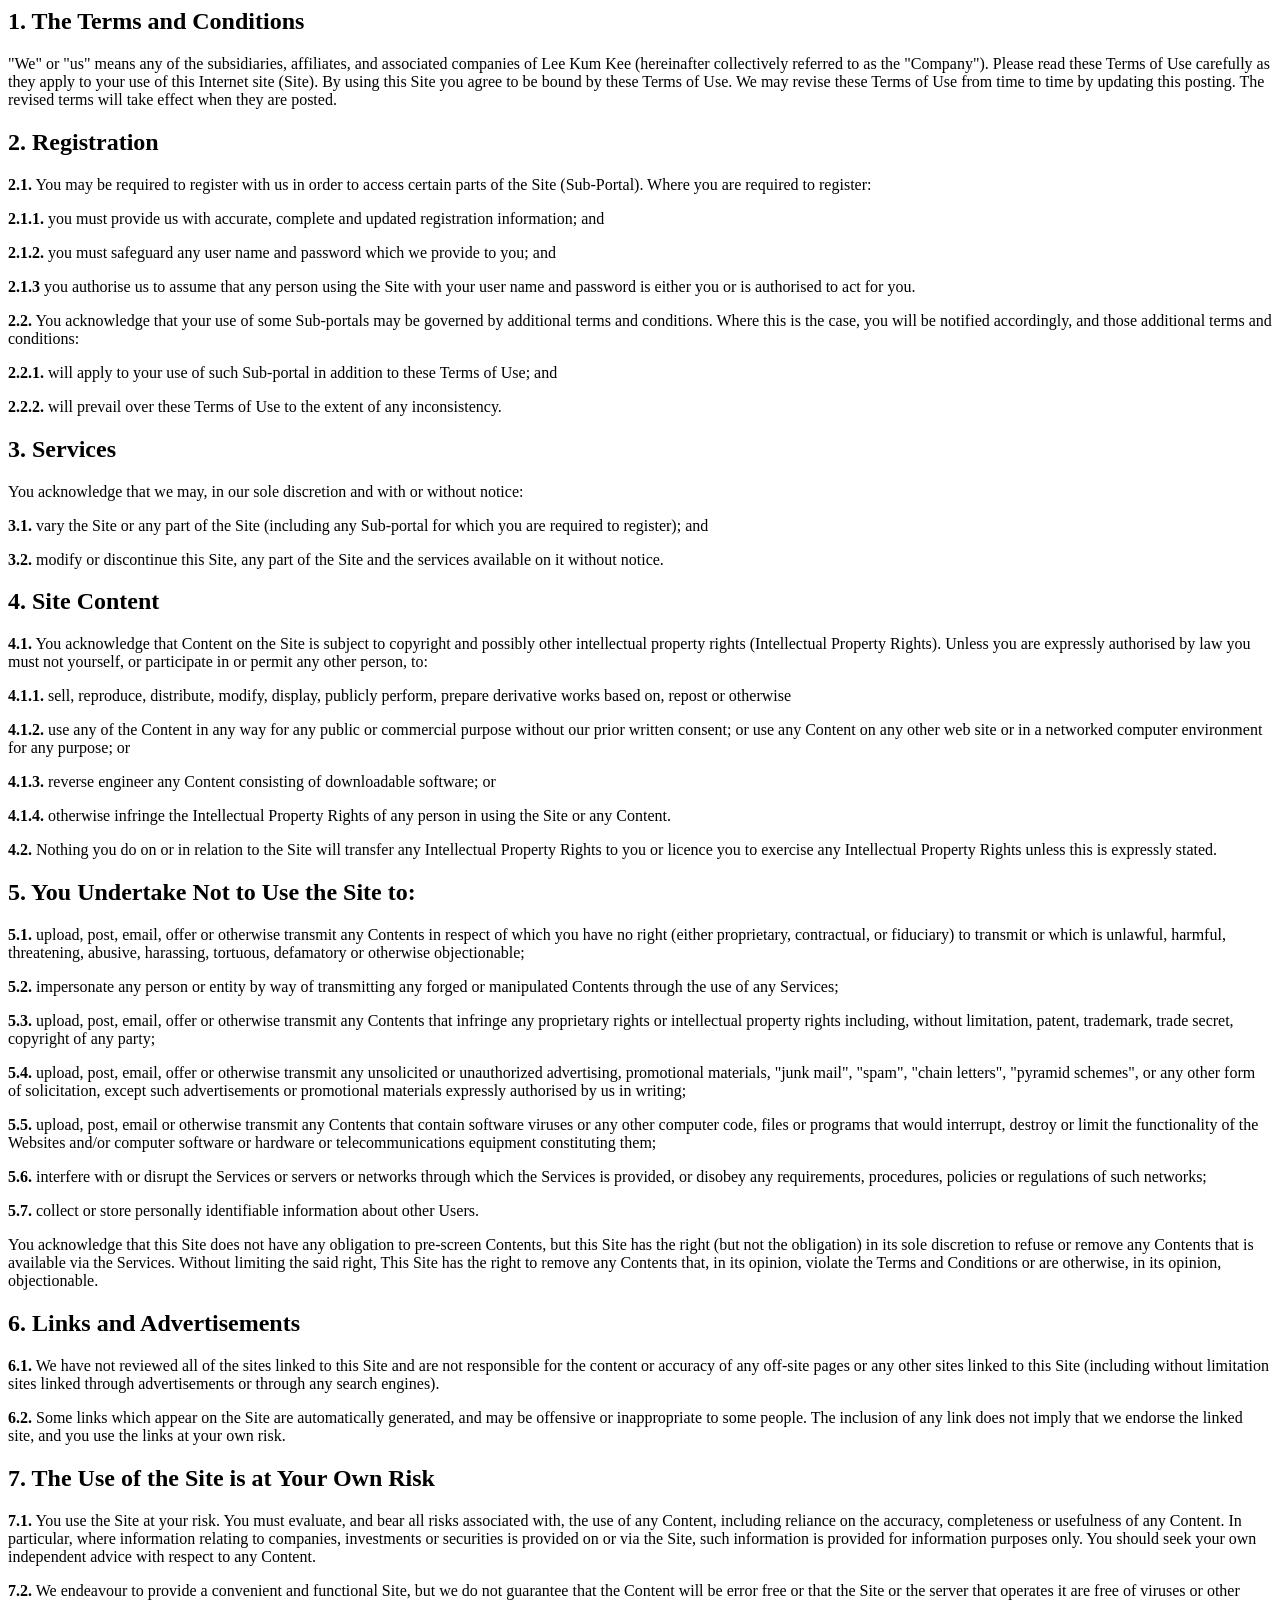
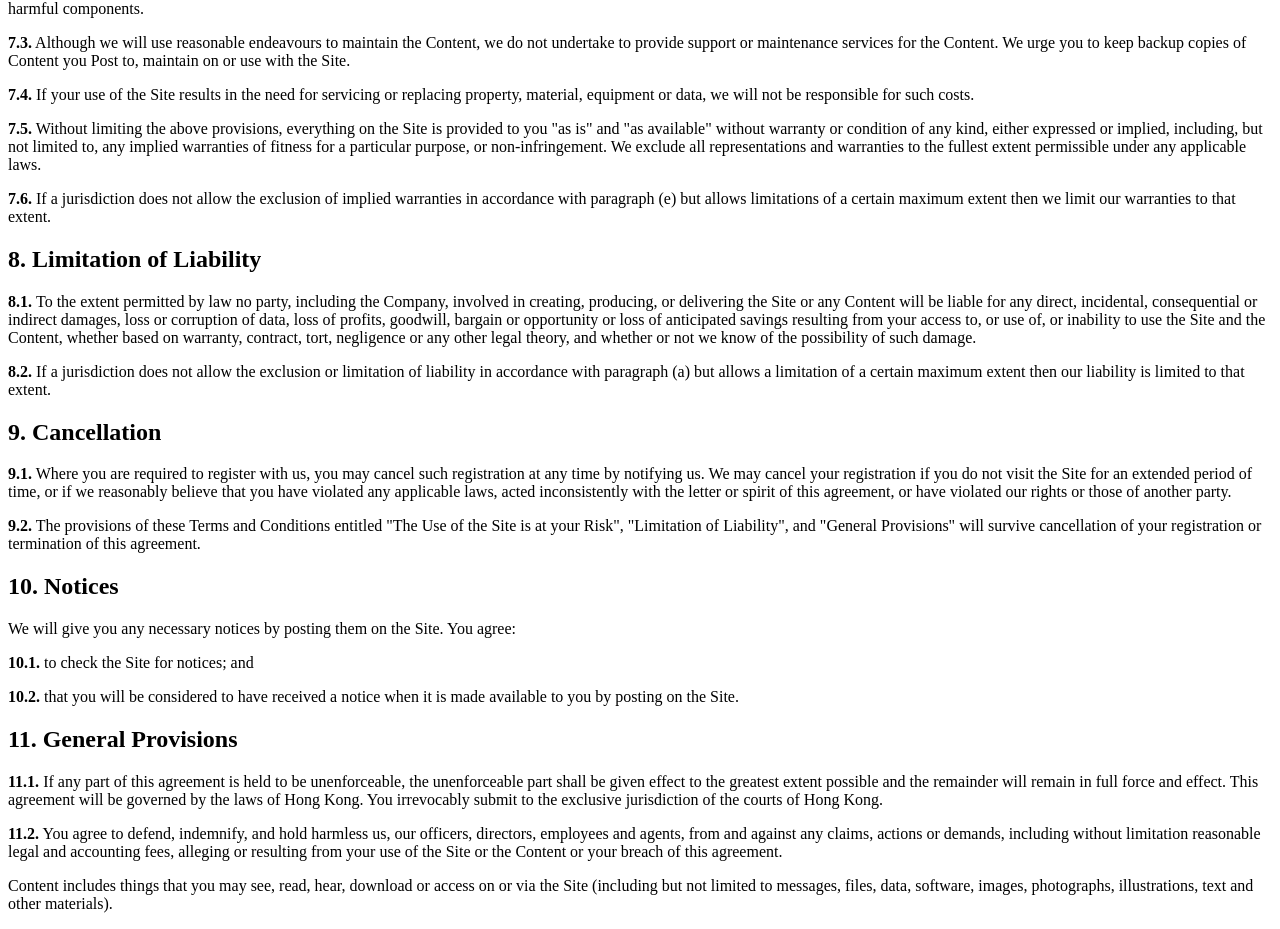
<file: terms-of-use-en-cleaned-9559.html>
<html>
<h2>1. The Terms and Conditions</h2>

<p>"We" or "us" means any of the subsidiaries, affiliates, and associated companies of Lee Kum Kee (hereinafter collectively referred to as the "Company"). Please read these Terms of Use carefully as they apply to your use of this Internet site (Site). By using this Site you agree to be bound by these Terms of Use. We may revise these Terms of Use from time to time by updating this posting. The revised terms will take effect when they are posted.</p>

<h2>2. Registration</h2>

<p><strong>2.1.</strong> You may be required to register with us in order to access certain parts of the Site (Sub-Portal). Where you are required to register:</p>

<p><strong>2.1.1.</strong> you must provide us with accurate, complete and updated registration information; and</p>

<p><strong>2.1.2.</strong> you must safeguard any user name and password which we provide to you; and</p>

<p><strong>2.1.3 </strong>you authorise us to assume that any person using the Site with your user name and password is either you or is authorised to act for you.</p>

<p><strong>2.2.</strong> You acknowledge that your use of some Sub-portals may be governed by additional terms and conditions. Where this is the case, you will be notified accordingly, and those additional terms and conditions:</p>

<p><strong>2.2.1.</strong> will apply to your use of such Sub-portal in addition to these Terms of Use; and</p>

<p><strong>2.2.2.</strong> will prevail over these Terms of Use to the extent of any inconsistency.</p>

<h2>3. Services</h2>

<p>You acknowledge that we may, in our sole discretion and with or without notice:</p>

<p><strong>3.1.</strong> vary the Site or any part of the Site (including any Sub-portal for which you are required to register); and</p>

<p><strong>3.2.</strong> modify or discontinue this Site, any part of the Site and the services available on it without notice.</p>

<h2>4. Site Content</h2>

<p><strong>4.1.</strong> You acknowledge that Content on the Site is subject to copyright and possibly other intellectual property rights (Intellectual Property Rights). Unless you are expressly authorised by law you must not yourself, or participate in or permit any other person, to:</p>

<p><strong>4.1.1.</strong> sell, reproduce, distribute, modify, display, publicly perform, prepare derivative works based on, repost or otherwise</p>

<p><strong>4.1.2.</strong> use any of the Content in any way for any public or commercial purpose without our prior written consent; or use any Content on any other web site or in a networked computer environment for any purpose; or</p>

<p><strong>4.1.3.</strong> reverse engineer any Content consisting of downloadable software; or</p>

<p><strong>4.1.4. </strong>otherwise infringe the Intellectual Property Rights of any person in using the Site or any Content.</p>

<p><strong>4.2.</strong> Nothing you do on or in relation to the Site will transfer any Intellectual Property Rights to you or licence you to exercise any Intellectual Property Rights unless this is expressly stated.</p>

<h2>5. You Undertake Not to Use the Site to:</h2>

<p><strong>5.1. </strong>upload, post, email, offer or otherwise transmit any Contents in respect of which you have no right (either proprietary, contractual, or fiduciary) to transmit or which is unlawful, harmful, threatening, abusive, harassing, tortuous, defamatory or otherwise objectionable;</p>

<p><strong>5.2.</strong> impersonate any person or entity by way of transmitting any forged or manipulated Contents through the use of any Services;</p>

<p><strong>5.3.</strong> upload, post, email, offer or otherwise transmit any Contents that infringe any proprietary rights or intellectual property rights including, without limitation, patent, trademark, trade secret, copyright of any party;</p>

<p><strong>5.4.</strong> upload, post, email, offer or otherwise transmit any unsolicited or unauthorized advertising, promotional materials, "junk mail", "spam", "chain letters", "pyramid schemes", or any other form of solicitation, except such advertisements or promotional materials expressly authorised by us in writing;</p>

<p><strong>5.5.</strong> upload, post, email or otherwise transmit any Contents that contain software viruses or any other computer code, files or programs that would interrupt, destroy or limit the functionality of the Websites and/or computer software or hardware or telecommunications equipment constituting them;</p>

<p><strong>5.6.</strong> interfere with or disrupt the Services or servers or networks through which the Services is provided, or disobey any requirements, procedures, policies or regulations of such networks;</p>

<p><strong>5.7.</strong> collect or store personally identifiable information about other Users.</p>

<p>You acknowledge that this Site does not have any obligation to pre-screen Contents, but this Site has the right (but not the obligation) in its sole discretion to refuse or remove any Contents that is available via the Services. Without limiting the said right, This Site has the right to remove any Contents that, in its opinion, violate the Terms and Conditions or are otherwise, in its opinion, objectionable.</p>

<h2>6. Links and Advertisements</h2>

<p><strong>6.1.</strong> We have not reviewed all of the sites linked to this Site and are not responsible for the content or accuracy of any off-site pages or any other sites linked to this Site (including without limitation sites linked through advertisements or through any search engines).</p>

<p><strong>6.2.</strong> Some links which appear on the Site are automatically generated, and may be offensive or inappropriate to some people. The inclusion of any link does not imply that we endorse the linked site, and you use the links at your own risk.</p>

<h2>7. The Use of the Site is at Your Own Risk</h2>

<p><strong>7.1.</strong> You use the Site at your risk. You must evaluate, and bear all risks associated with, the use of any Content, including reliance on the accuracy, completeness or usefulness of any Content. In particular, where information relating to companies, investments or securities is provided on or via the Site, such information is provided for information purposes only. You should seek your own independent advice with respect to any Content.</p>

<p><strong>7.2.</strong> We endeavour to provide a convenient and functional Site, but we do not guarantee that the Content will be error free or that the Site or the server that operates it are free of viruses or other harmful components.</p>

<p><strong>7.3.</strong> Although we will use reasonable endeavours to maintain the Content, we do not undertake to provide support or maintenance services for the Content. We urge you to keep backup copies of Content you Post to, maintain on or use with the Site.</p>

<p><strong>7.4.</strong> If your use of the Site results in the need for servicing or replacing property, material, equipment or data, we will not be responsible for such costs.</p>

<p><strong>7.5.</strong> Without limiting the above provisions, everything on the Site is provided to you "as is" and "as available" without warranty or condition of any kind, either expressed or implied, including, but not limited to, any implied warranties of fitness for a particular purpose, or non-infringement. We exclude all representations and warranties to the fullest extent permissible under any applicable laws.</p>

<p><strong>7.6.</strong> If a jurisdiction does not allow the exclusion of implied warranties in accordance with paragraph (e) but allows limitations of a certain maximum extent then we limit our warranties to that extent.</p>

<h2>8. Limitation of Liability</h2>

<p><strong>8.1. </strong>To the extent permitted by law no party, including the Company, involved in creating, producing, or delivering the Site or any Content will be liable for any direct, incidental, consequential or indirect damages, loss or corruption of data, loss of profits, goodwill, bargain or opportunity or loss of anticipated savings resulting from your access to, or use of, or inability to use the Site and the Content, whether based on warranty, contract, tort, negligence or any other legal theory, and whether or not we know of the possibility of such damage.</p>

<p><strong>8.2. </strong>If a jurisdiction does not allow the exclusion or limitation of liability in accordance with paragraph (a) but allows a limitation of a certain maximum extent then our liability is limited to that extent.</p>

<h2>9. Cancellation</h2>

<p><strong>9.1.</strong> Where you are required to register with us, you may cancel such registration at any time by notifying us. We may cancel your registration if you do not visit the Site for an extended period of time, or if we reasonably believe that you have violated any applicable laws, acted inconsistently with the letter or spirit of this agreement, or have violated our rights or those of another party.</p>

<p><strong>9.2.</strong> The provisions of these Terms and Conditions entitled "The Use of the Site is at your Risk", "Limitation of Liability", and "General Provisions" will survive cancellation of your registration or termination of this agreement.</p>

<h2>10. Notices</h2>

<p>We will give you any necessary notices by posting them on the Site. You agree:</p>

<p><strong>10.1.</strong> to check the Site for notices; and</p>

<p><strong>10.2.</strong> that you will be considered to have received a notice when it is made available to you by posting on the Site.</p>

<h2>11. General Provisions</h2>

<p><strong>11.1.</strong> If any part of this agreement is held to be unenforceable, the unenforceable part shall be given effect to the greatest extent possible and the remainder will remain in full force and effect. This agreement will be governed by the laws of Hong Kong. You irrevocably submit to the exclusive jurisdiction of the courts of Hong Kong.</p>

<p><strong>11.2.</strong> You agree to defend, indemnify, and hold harmless us, our officers, directors, employees and agents, from and against any claims, actions or demands, including without limitation reasonable legal and accounting fees, alleging or resulting from your use of the Site or the Content or your breach of this agreement.</p>

<p>Content includes things that you may see, read, hear, download or access on or via the Site (including but not limited to messages, files, data, software, images, photographs, illustrations, text and other materials).</p>
</html>
</file>
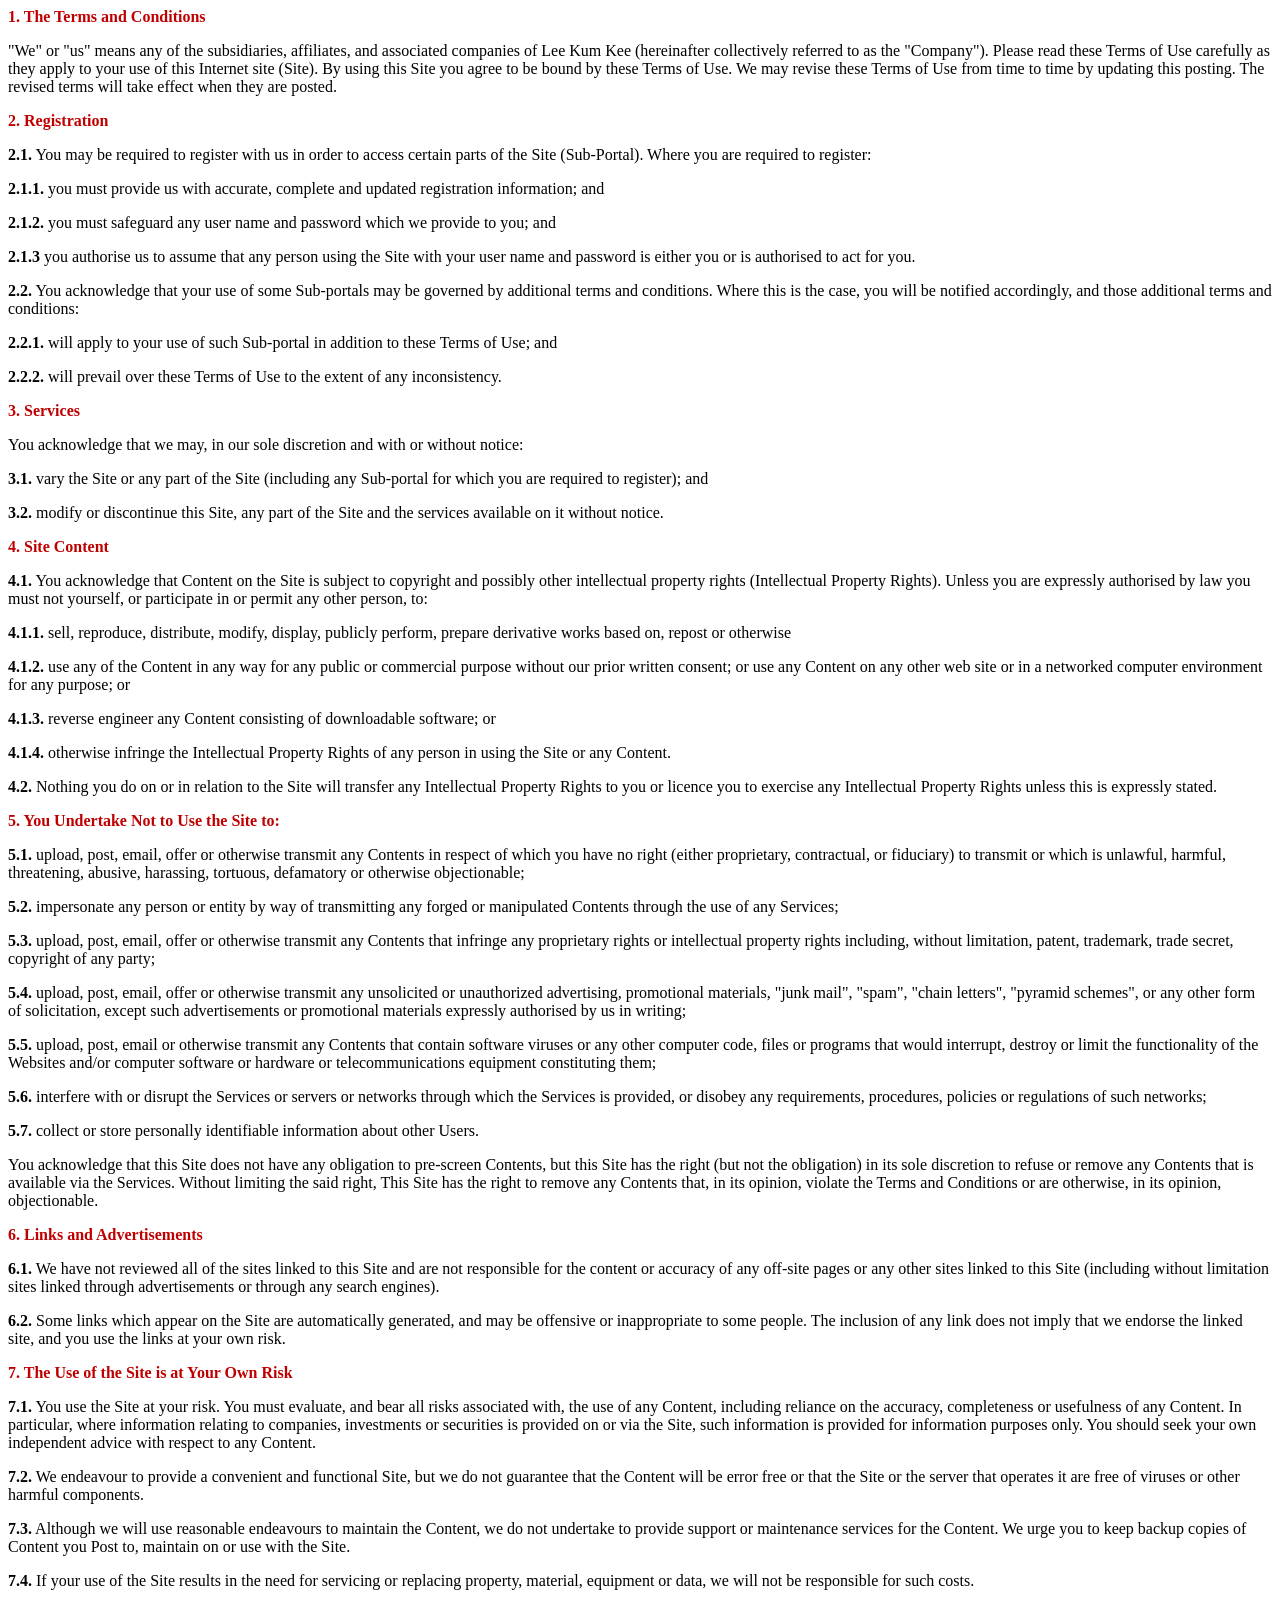
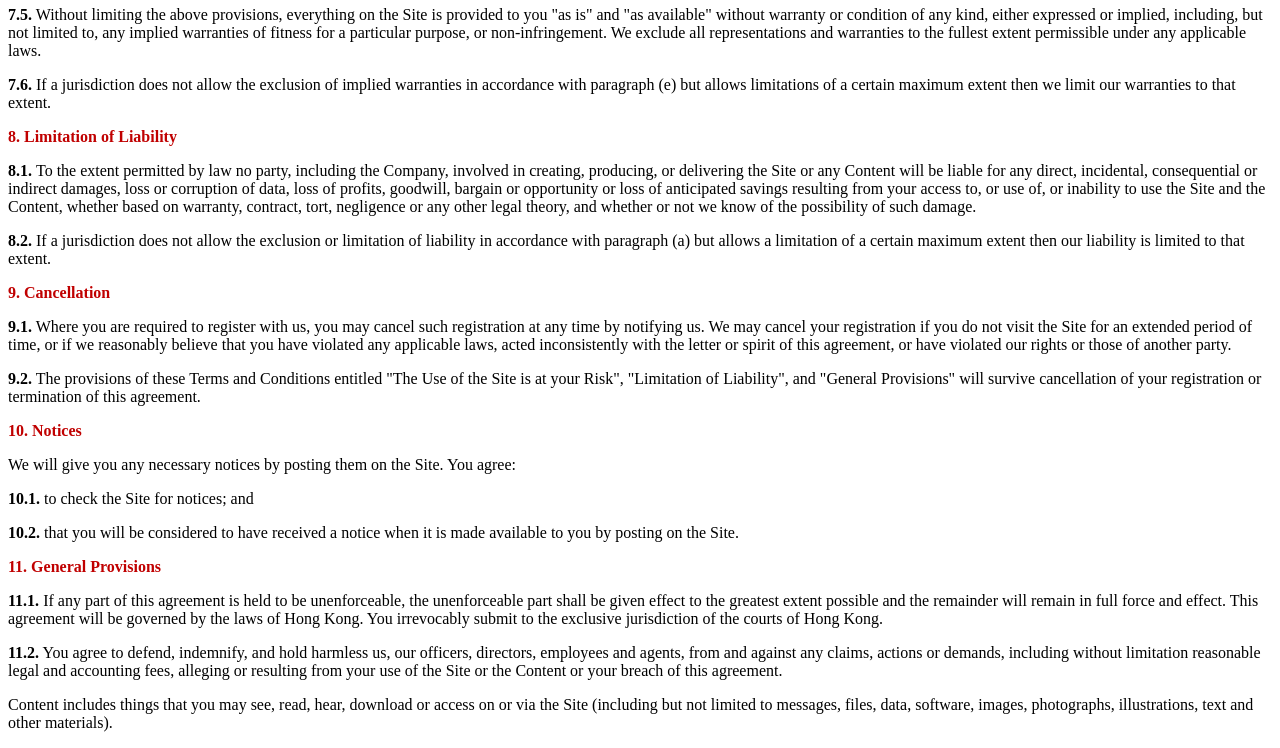
<file: terms-of-use-en-cleaned.html>
<html>
<p><strong><span style="color: #c00000;">1. The Terms and Conditions</span></strong></p>

<p>&quot;We&quot; or &quot;us&quot; means any of the subsidiaries, affiliates, and associated companies of Lee Kum Kee (hereinafter collectively referred to as the &quot;Company&quot;). Please read these Terms of Use carefully as they apply to your use of this Internet site (Site). By using this Site you agree to be bound by these Terms of Use. We may revise these Terms of Use from time to time by updating this posting. The revised terms will take effect when they are posted.</p>

<p><strong><span style="color: #c00000;">2. Registration</span></strong></p>

<p><strong>2.1.</strong> You may be required to register with us in order to access certain parts of the Site (Sub-Portal). Where you are required to register:</p>

<p><strong>2.1.1.</strong> you must provide us with accurate, complete and updated registration information; and</p>

<p><strong>2.1.2.</strong> you must safeguard any user name and password which we provide to you; and </p>

<p><strong>2.1.3 </strong>you authorise us to assume that any person using the Site with your user name and password is either you or is authorised to act for you.</p>

<p><strong>2.2.</strong> You acknowledge that your use of some Sub-portals may be governed by additional terms and conditions. Where this is the case, you will be notified accordingly, and those additional terms and conditions:</p>

<p><strong>2.2.1.</strong> will apply to your use of such Sub-portal in addition to these Terms of Use; and </p>

<p><strong>2.2.2.</strong> will prevail over these Terms of Use to the extent of any inconsistency.</p>

<p><strong><span style="color: #c00000;">3. Services</span></strong></p>

<p>You acknowledge that we may, in our sole discretion and with or without notice:&nbsp;</p>

<p><strong>3.1.</strong> vary the Site or any part of the Site (including any Sub-portal for which you are required to register); and&nbsp;</p>

<p><strong>3.2.</strong> modify or discontinue this Site, any part of the Site and the services available on it without notice.</p>

<p><strong><span style="color: #c00000;">4. Site Content</span></strong></p>

<p><strong>4.1.</strong> You acknowledge that Content on the Site is subject to copyright and possibly other intellectual property rights (Intellectual Property Rights). Unless you are expressly authorised by law you must not yourself, or participate in or permit any other person, to:</p>

<p><strong>4.1.1.</strong> sell, reproduce, distribute, modify, display, publicly perform, prepare derivative works based on, repost or otherwise </p>

<p><strong>4.1.2.</strong> use any of the Content in any way for any public or commercial purpose without our prior written consent; or use any Content on any other web site or in a networked computer environment for any purpose; or </p>

<p><strong>4.1.3.</strong> reverse engineer any Content consisting of downloadable software; or </p>

<p><strong>4.1.4. </strong>otherwise infringe the Intellectual Property Rights of any person in using the Site or any Content.</p>

<p><strong>4.2.</strong> Nothing you do on or in relation to the Site will transfer any Intellectual Property Rights to you or licence you to exercise any Intellectual Property Rights unless this is expressly stated.</p>

<p><strong><span style="color: #c00000;">5. You Undertake Not to Use the Site to:</span></strong></p>

<p><strong>5.1. </strong>upload, post, email, offer or otherwise transmit any Contents in respect of which you have no right (either proprietary, contractual, or fiduciary) to transmit or which is unlawful, harmful, threatening, abusive, harassing, tortuous, defamatory or otherwise objectionable;</p>

<p><strong>5.2.</strong> impersonate any person or entity by way of transmitting any forged or manipulated Contents through the use of any Services;</p>

<p><strong>5.3.</strong> upload, post, email, offer or otherwise transmit any Contents that infringe any proprietary rights or intellectual property rights including, without limitation, patent, trademark, trade secret, copyright of any party;</p>

<p><strong>5.4.</strong> upload, post, email, offer or otherwise transmit any unsolicited or unauthorized advertising, promotional materials, &quot;junk mail&quot;, &quot;spam&quot;, &quot;chain letters&quot;, &quot;pyramid schemes&quot;, or any other form of solicitation, except such advertisements or promotional materials expressly authorised by us in writing;</p>

<p><strong>5.5.</strong> upload, post, email or otherwise transmit any Contents that contain software viruses or any other computer code, files or programs that would interrupt, destroy or limit the functionality of the Websites and/or computer software or hardware or telecommunications equipment constituting them;</p>

<p><strong>5.6.</strong> interfere with or disrupt the Services or servers or networks through which the Services is provided, or disobey any requirements, procedures, policies or regulations of such networks;</p>

<p><strong>5.7.</strong> collect or store personally identifiable information about other Users.</p>

<p>You acknowledge that this Site does not have any obligation to pre-screen Contents, but this Site has the right (but not the obligation) in its sole discretion to refuse or remove any Contents that is available via the Services. Without limiting the said right, This Site has the right to remove any Contents that, in its opinion, violate the Terms and Conditions or are otherwise, in its opinion, objectionable.</p>

<p><strong><span style="color: #c00000;">6. Links and Advertisements</span></strong></p>

<p><strong>6.1.</strong> We have not reviewed all of the sites linked to this Site and are not responsible for the content or accuracy of any off-site pages or any other sites linked to this Site (including without limitation sites linked through advertisements or through any search engines). </p>

<p><strong>6.2.</strong> Some links which appear on the Site are automatically generated, and may be offensive or inappropriate to some people. The inclusion of any link does not imply that we endorse the linked site, and you use the links at your own risk.</p>

<p><strong><span style="color: #c00000;">7. The Use of the Site is at Your Own Risk</span></strong></p>

<p><strong>7.1.</strong> You use the Site at your risk. You must evaluate, and bear all risks associated with, the use of any Content, including reliance on the accuracy, completeness or usefulness of any Content. In particular, where information relating to companies, investments or securities is provided on or via the Site, such information is provided for information purposes only. You should seek your own independent advice with respect to any Content. </p>

<p><strong>7.2.</strong> We endeavour to provide a convenient and functional Site, but we do not guarantee that the Content will be error free or that the Site or the server that operates it are free of viruses or other harmful components. </p>

<p><strong>7.3.</strong> Although we will use reasonable endeavours to maintain the Content, we do not undertake to provide support or maintenance services for the Content. We urge you to keep backup copies of Content you Post to, maintain on or use with the Site. </p>

<p><strong>7.4.</strong> If your use of the Site results in the need for servicing or replacing property, material, equipment or data, we will not be responsible for such costs. </p>

<p><strong>7.5.</strong> Without limiting the above provisions, everything on the Site is provided to you &quot;as is&quot; and &quot;as available&quot; without warranty or condition of any kind, either expressed or implied, including, but not limited to, any implied warranties of fitness for a particular purpose, or non-infringement. We exclude all representations and warranties to the fullest extent permissible under any applicable laws. </p>

<p><strong>7.6.</strong> If a jurisdiction does not allow the exclusion of implied warranties in accordance with paragraph (e) but allows limitations of a certain maximum extent then we limit our warranties to that extent.</p>

<p><strong><span style="color: #c00000;">8. Limitation of Liability</span></strong></p>

<p><strong>8.1. </strong>To the extent permitted by law no party, including the Company, involved in creating, producing, or delivering the Site or any Content will be liable for any direct, incidental, consequential or indirect damages, loss or corruption of data, loss of profits, goodwill, bargain or opportunity or loss of anticipated savings resulting from your access to, or use of, or inability to use the Site and the Content, whether based on warranty, contract, tort, negligence or any other legal theory, and whether or not we know of the possibility of such damage. </p>

<p><strong>8.2. </strong>If a jurisdiction does not allow the exclusion or limitation of liability in accordance with paragraph (a) but allows a limitation of a certain maximum extent then our liability is limited to that extent.</p>

<p><strong><span style="color: #c00000;">9. Cancellation</span></strong></p>

<p><strong>9.1.</strong> Where you are required to register with us, you may cancel such registration at any time by notifying us. We may cancel your registration if you do not visit the Site for an extended period of time, or if we reasonably believe that you have violated any applicable laws, acted inconsistently with the letter or spirit of this agreement, or have violated our rights or those of another party. </p>

<p><strong>9.2.</strong> The provisions of these Terms and Conditions entitled &quot;The Use of the Site is at your Risk&quot;, &quot;Limitation of Liability&quot;, and &quot;General Provisions&quot; will survive cancellation of your registration or termination of this agreement.</p>

<p><strong><span style="color: #c00000;">10. Notices</span></strong></p>

<p>We will give you any necessary notices by posting them on the Site. You agree:</p>

<p><strong>10.1.</strong> to check the Site for notices; and</p>

<p><strong>10.2.</strong> that you will be considered to have received a notice when it is made available to you by posting on the Site.</p>

<p><strong><span style="color: #c00000;">11. General Provisions</span></strong></p>

<p><strong>11.1.</strong> If any part of this agreement is held to be unenforceable, the unenforceable part shall be given effect to the greatest extent possible and the remainder will remain in full force and effect. This agreement will be governed by the laws of Hong Kong. You irrevocably submit to the exclusive jurisdiction of the courts of Hong Kong.</p>

<p><strong>11.2.</strong> You agree to defend, indemnify, and hold harmless us, our officers, directors, employees and agents, from and against any claims, actions or demands, including without limitation reasonable legal and accounting fees, alleging or resulting from your use of the Site or the Content or your breach of this agreement.</p>

<p>Content includes things that you may see, read, hear, download or access on or via the Site (including but not limited to messages, files, data, software, images, photographs, illustrations, text and other materials).</p>
</html>
</file>
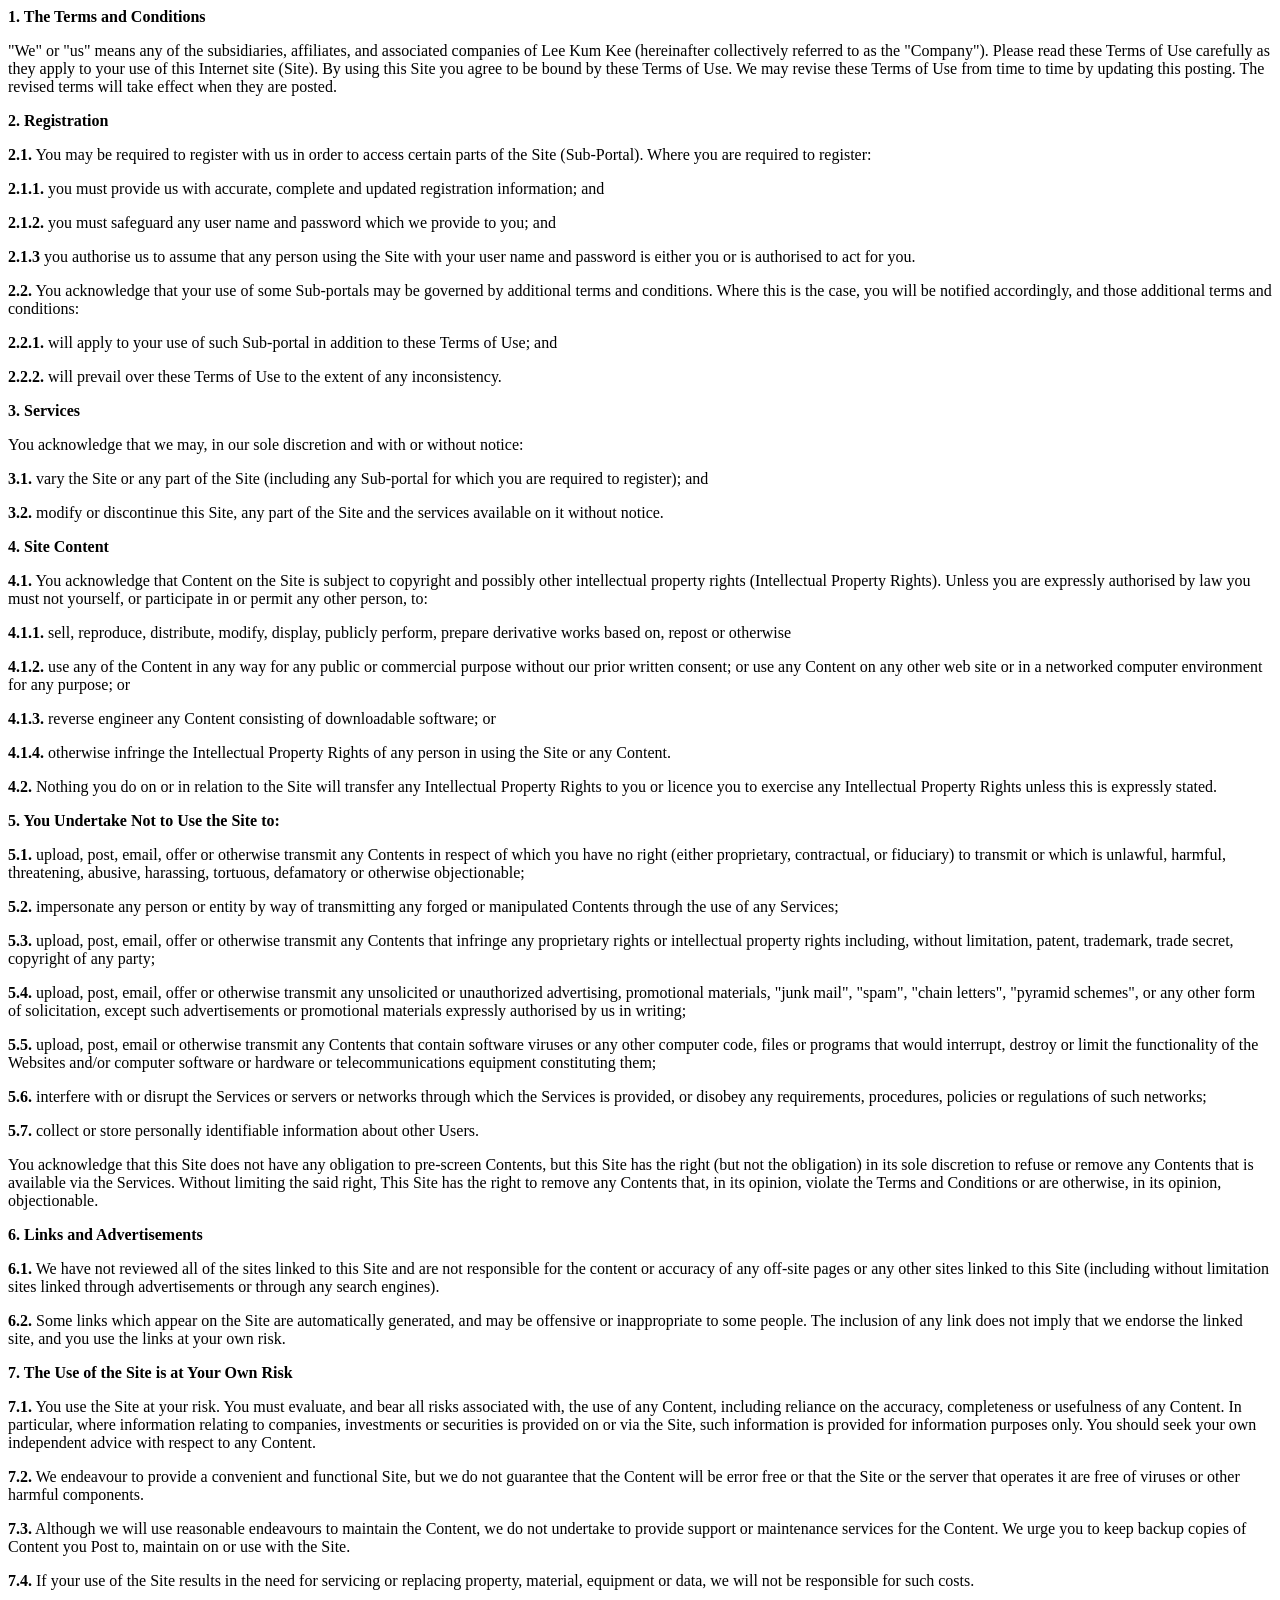
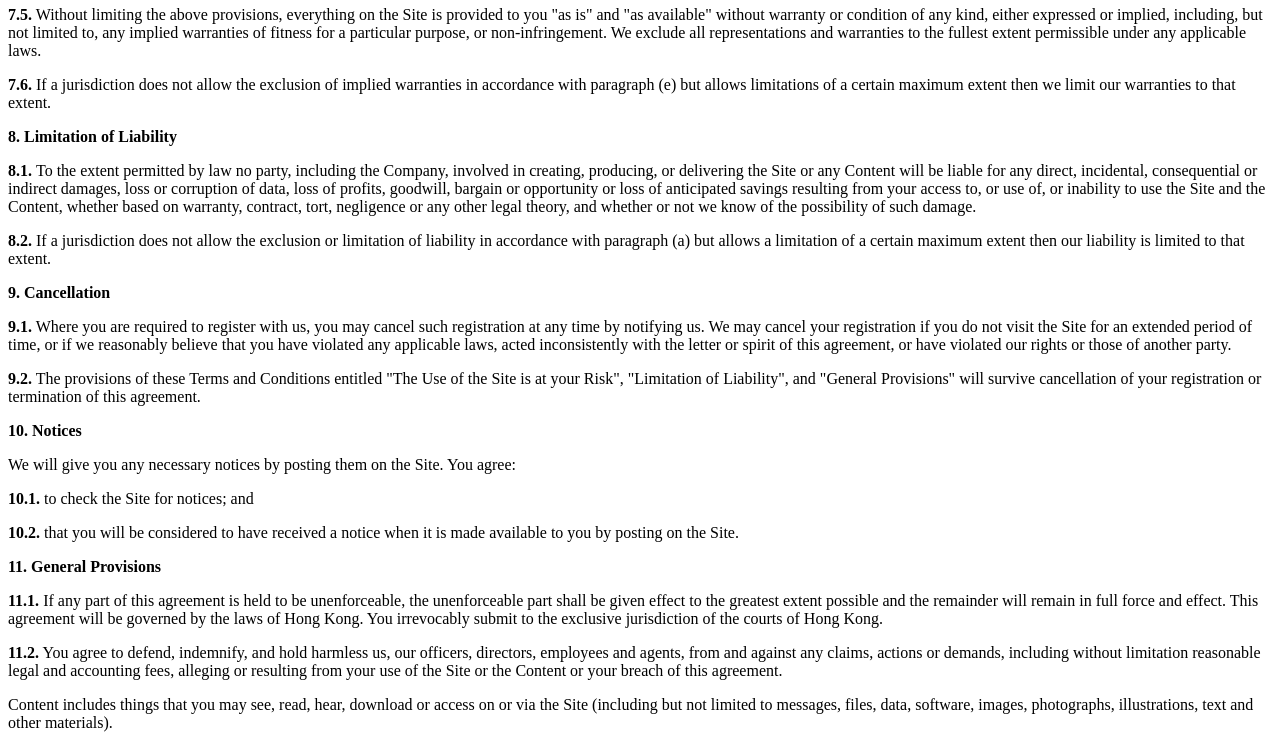
<file: terms-of-use-en.cleaned.html>
<html>
<p><strong>1. The Terms and Conditions</strong></p>
<p>&quot;We&quot; or &quot;us&quot; means any of the subsidiaries, affiliates, and associated companies of Lee Kum Kee (hereinafter collectively referred to as the &quot;Company&quot;). Please read these Terms of Use carefully as they apply to your use of this Internet site (Site). By using this Site you agree to be bound by these Terms of Use. We may revise these Terms of Use from time to time by updating this posting. The revised terms will take effect when they are posted.</p>
<p><strong>2. Registration</strong></p>
<p><strong>2.1.</strong> You may be required to register with us in order to access certain parts of the Site (Sub-Portal). Where you are required to register:</p>
<p><strong>2.1.1.</strong> you must provide us with accurate, complete and updated registration information; and</p>
<p><strong>2.1.2.</strong> you must safeguard any user name and password which we provide to you; and</p>
<p><strong>2.1.3 </strong>you authorise us to assume that any person using the Site with your user name and password is either you or is authorised to act for you.</p>
<p><strong>2.2.</strong> You acknowledge that your use of some Sub-portals may be governed by additional terms and conditions. Where this is the case, you will be notified accordingly, and those additional terms and conditions:</p>
<p><strong>2.2.1.</strong> will apply to your use of such Sub-portal in addition to these Terms of Use; and</p>
<p><strong>2.2.2.</strong> will prevail over these Terms of Use to the extent of any inconsistency.</p>
<p><strong>3. Services</strong></p>
<p>You acknowledge that we may, in our sole discretion and with or without notice:</p>
<p><strong>3.1.</strong> vary the Site or any part of the Site (including any Sub-portal for which you are required to register); and</p>
<p><strong>3.2.</strong> modify or discontinue this Site, any part of the Site and the services available on it without notice.</p>
<p><strong>4. Site Content</strong></p>
<p><strong>4.1.</strong> You acknowledge that Content on the Site is subject to copyright and possibly other intellectual property rights (Intellectual Property Rights). Unless you are expressly authorised by law you must not yourself, or participate in or permit any other person, to:</p>
<p><strong>4.1.1.</strong> sell, reproduce, distribute, modify, display, publicly perform, prepare derivative works based on, repost or otherwise</p>
<p><strong>4.1.2.</strong> use any of the Content in any way for any public or commercial purpose without our prior written consent; or use any Content on any other web site or in a networked computer environment for any purpose; or</p>
<p><strong>4.1.3.</strong> reverse engineer any Content consisting of downloadable software; or</p>
<p><strong>4.1.4. </strong>otherwise infringe the Intellectual Property Rights of any person in using the Site or any Content.</p>
<p><strong>4.2.</strong> Nothing you do on or in relation to the Site will transfer any Intellectual Property Rights to you or licence you to exercise any Intellectual Property Rights unless this is expressly stated.</p>
<p><strong>5. You Undertake Not to Use the Site to:</strong></p>
<p><strong>5.1. </strong>upload, post, email, offer or otherwise transmit any Contents in respect of which you have no right (either proprietary, contractual, or fiduciary) to transmit or which is unlawful, harmful, threatening, abusive, harassing, tortuous, defamatory or otherwise objectionable;</p>
<p><strong>5.2.</strong> impersonate any person or entity by way of transmitting any forged or manipulated Contents through the use of any Services;</p>
<p><strong>5.3.</strong> upload, post, email, offer or otherwise transmit any Contents that infringe any proprietary rights or intellectual property rights including, without limitation, patent, trademark, trade secret, copyright of any party;</p>
<p><strong>5.4.</strong> upload, post, email, offer or otherwise transmit any unsolicited or unauthorized advertising, promotional materials, &quot;junk mail&quot;, &quot;spam&quot;, &quot;chain letters&quot;, &quot;pyramid schemes&quot;, or any other form of solicitation, except such advertisements or promotional materials expressly authorised by us in writing;</p>
<p><strong>5.5.</strong> upload, post, email or otherwise transmit any Contents that contain software viruses or any other computer code, files or programs that would interrupt, destroy or limit the functionality of the Websites and/or computer software or hardware or telecommunications equipment constituting them;</p>
<p><strong>5.6.</strong> interfere with or disrupt the Services or servers or networks through which the Services is provided, or disobey any requirements, procedures, policies or regulations of such networks;</p>
<p><strong>5.7.</strong> collect or store personally identifiable information about other Users.</p>
<p>You acknowledge that this Site does not have any obligation to pre-screen Contents, but this Site has the right (but not the obligation) in its sole discretion to refuse or remove any Contents that is available via the Services. Without limiting the said right, This Site has the right to remove any Contents that, in its opinion, violate the Terms and Conditions or are otherwise, in its opinion, objectionable.</p>
<p><strong>6. Links and Advertisements</strong></p>
<p><strong>6.1.</strong> We have not reviewed all of the sites linked to this Site and are not responsible for the content or accuracy of any off-site pages or any other sites linked to this Site (including without limitation sites linked through advertisements or through any search engines).</p>
<p><strong>6.2.</strong> Some links which appear on the Site are automatically generated, and may be offensive or inappropriate to some people. The inclusion of any link does not imply that we endorse the linked site, and you use the links at your own risk.</p>
<p><strong>7. The Use of the Site is at Your Own Risk</strong></p>
<p><strong>7.1.</strong> You use the Site at your risk. You must evaluate, and bear all risks associated with, the use of any Content, including reliance on the accuracy, completeness or usefulness of any Content. In particular, where information relating to companies, investments or securities is provided on or via the Site, such information is provided for information purposes only. You should seek your own independent advice with respect to any Content.</p>
<p><strong>7.2.</strong> We endeavour to provide a convenient and functional Site, but we do not guarantee that the Content will be error free or that the Site or the server that operates it are free of viruses or other harmful components.</p>
<p><strong>7.3.</strong> Although we will use reasonable endeavours to maintain the Content, we do not undertake to provide support or maintenance services for the Content. We urge you to keep backup copies of Content you Post to, maintain on or use with the Site.</p>
<p><strong>7.4.</strong> If your use of the Site results in the need for servicing or replacing property, material, equipment or data, we will not be responsible for such costs.</p>
<p><strong>7.5.</strong> Without limiting the above provisions, everything on the Site is provided to you &quot;as is&quot; and &quot;as available&quot; without warranty or condition of any kind, either expressed or implied, including, but not limited to, any implied warranties of fitness for a particular purpose, or non-infringement. We exclude all representations and warranties to the fullest extent permissible under any applicable laws.</p>
<p><strong>7.6.</strong> If a jurisdiction does not allow the exclusion of implied warranties in accordance with paragraph (e) but allows limitations of a certain maximum extent then we limit our warranties to that extent.</p>
<p><strong>8. Limitation of Liability</strong></p>
<p><strong>8.1. </strong>To the extent permitted by law no party, including the Company, involved in creating, producing, or delivering the Site or any Content will be liable for any direct, incidental, consequential or indirect damages, loss or corruption of data, loss of profits, goodwill, bargain or opportunity or loss of anticipated savings resulting from your access to, or use of, or inability to use the Site and the Content, whether based on warranty, contract, tort, negligence or any other legal theory, and whether or not we know of the possibility of such damage.</p>
<p><strong>8.2. </strong>If a jurisdiction does not allow the exclusion or limitation of liability in accordance with paragraph (a) but allows a limitation of a certain maximum extent then our liability is limited to that extent.</p>
<p><strong>9. Cancellation</strong></p>
<p><strong>9.1.</strong> Where you are required to register with us, you may cancel such registration at any time by notifying us. We may cancel your registration if you do not visit the Site for an extended period of time, or if we reasonably believe that you have violated any applicable laws, acted inconsistently with the letter or spirit of this agreement, or have violated our rights or those of another party.</p>
<p><strong>9.2.</strong> The provisions of these Terms and Conditions entitled &quot;The Use of the Site is at your Risk&quot;, &quot;Limitation of Liability&quot;, and &quot;General Provisions&quot; will survive cancellation of your registration or termination of this agreement.</p>
<p><strong>10. Notices</strong></p>
<p>We will give you any necessary notices by posting them on the Site. You agree:</p>
<p><strong>10.1.</strong> to check the Site for notices; and</p>
<p><strong>10.2.</strong> that you will be considered to have received a notice when it is made available to you by posting on the Site.</p>
<p><strong>11. General Provisions</strong></p>
<p><strong>11.1.</strong> If any part of this agreement is held to be unenforceable, the unenforceable part shall be given effect to the greatest extent possible and the remainder will remain in full force and effect. This agreement will be governed by the laws of Hong Kong. You irrevocably submit to the exclusive jurisdiction of the courts of Hong Kong.</p>
<p><strong>11.2.</strong> You agree to defend, indemnify, and hold harmless us, our officers, directors, employees and agents, from and against any claims, actions or demands, including without limitation reasonable legal and accounting fees, alleging or resulting from your use of the Site or the Content or your breach of this agreement.</p>
<p>Content includes things that you may see, read, hear, download or access on or via the Site (including but not limited to messages, files, data, software, images, photographs, illustrations, text and other materials).</p>
</html>
</file>
